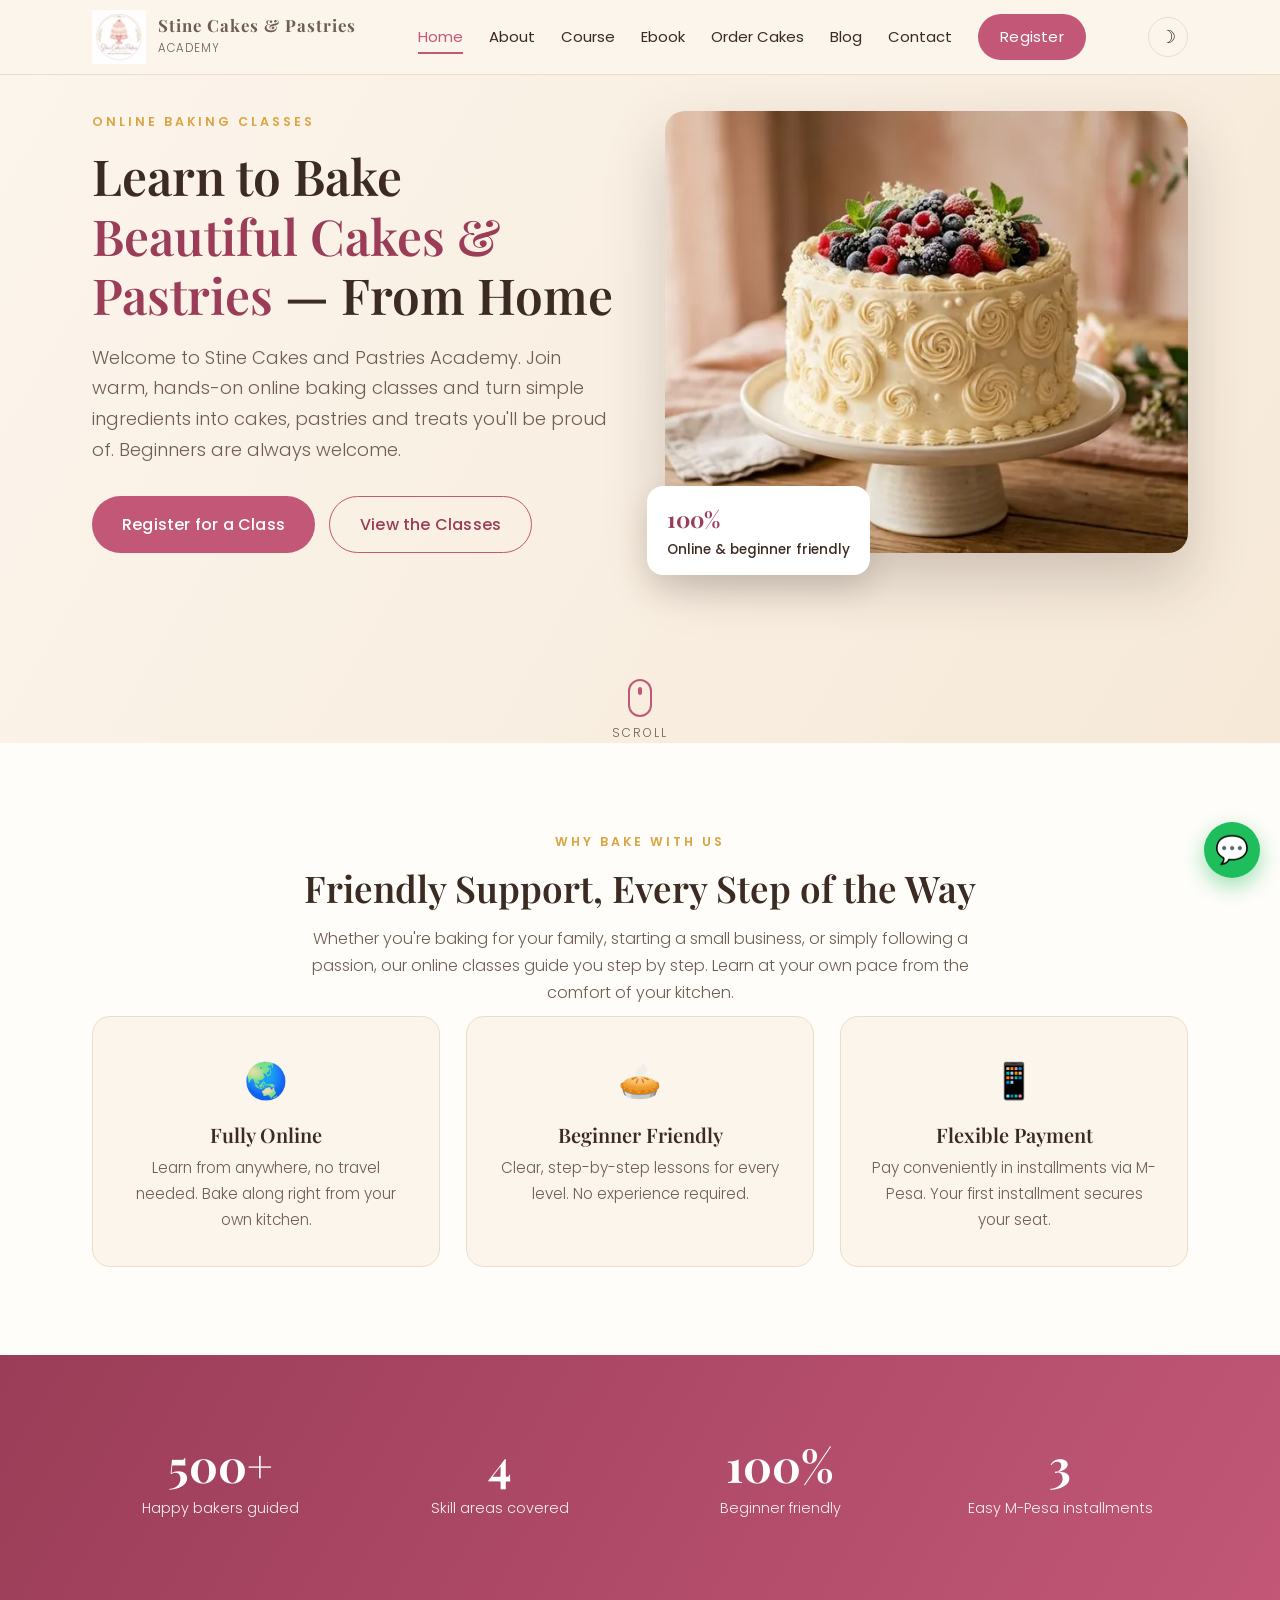
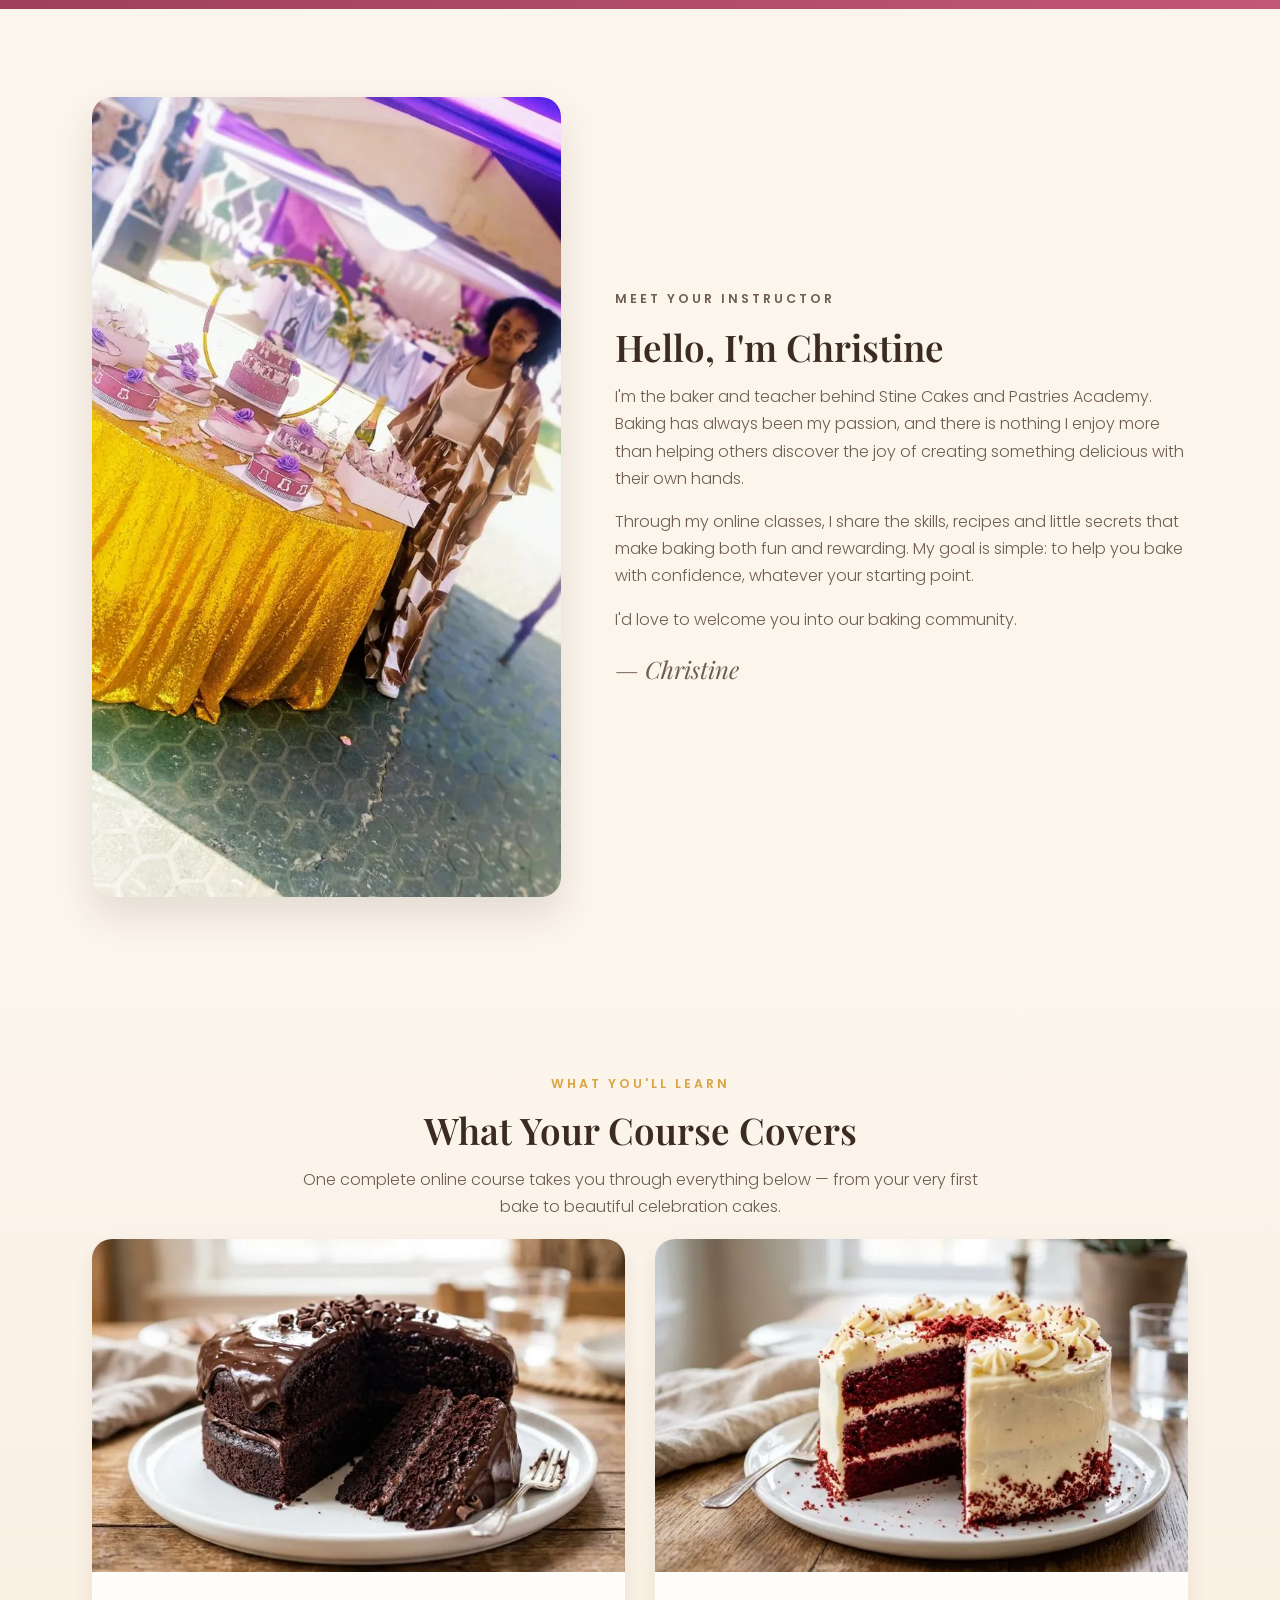
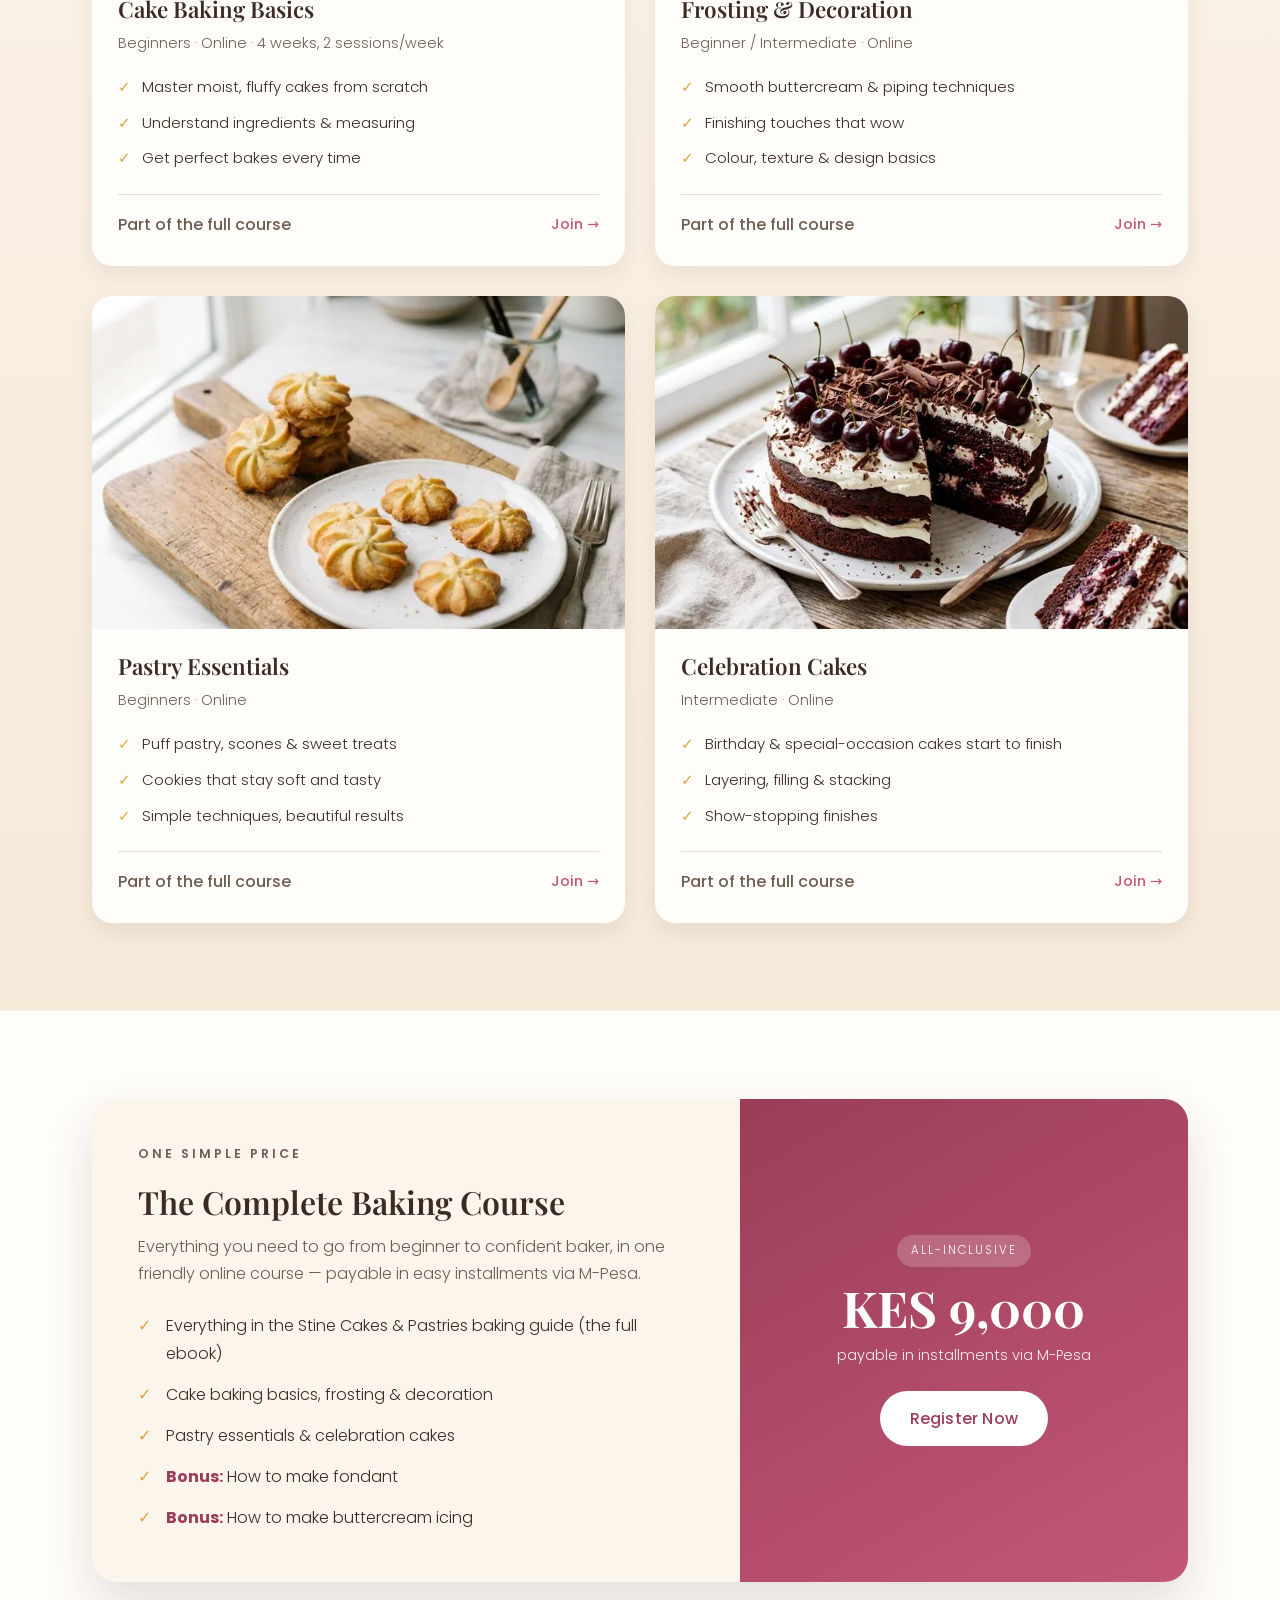
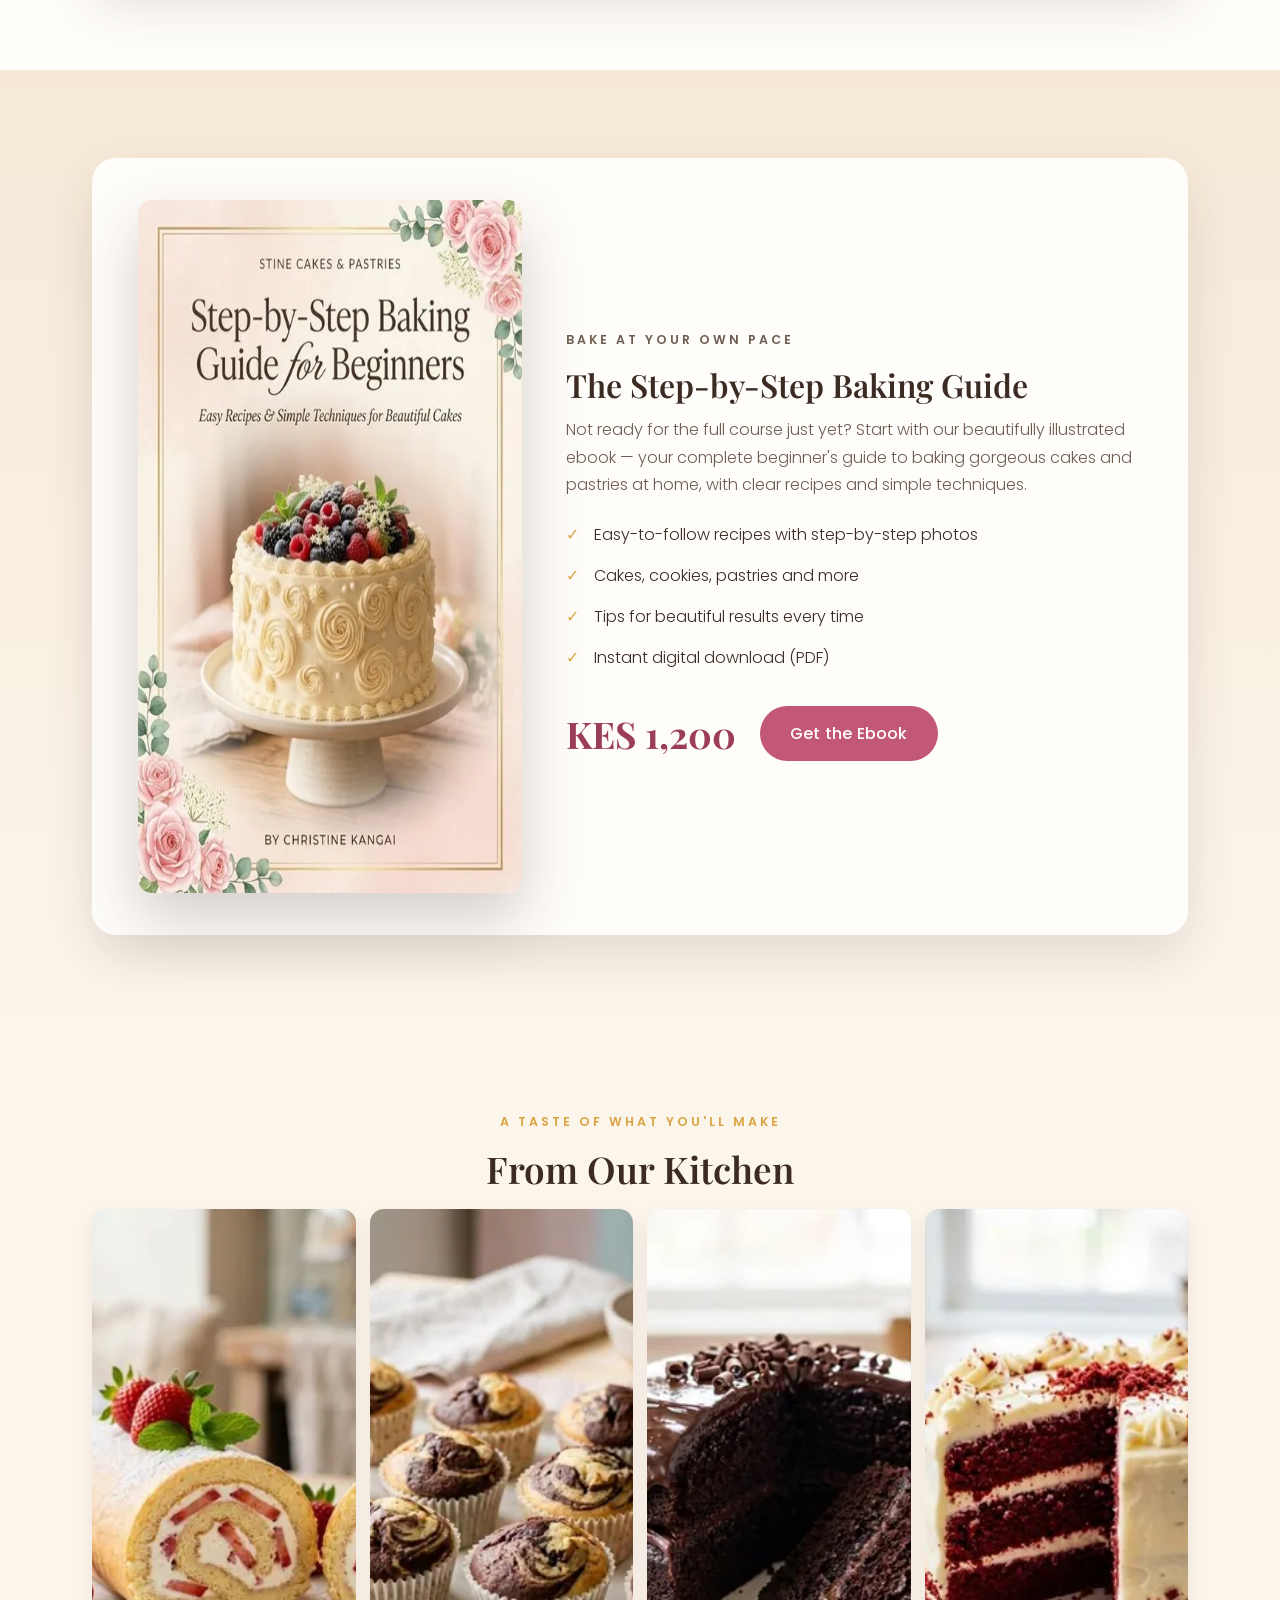
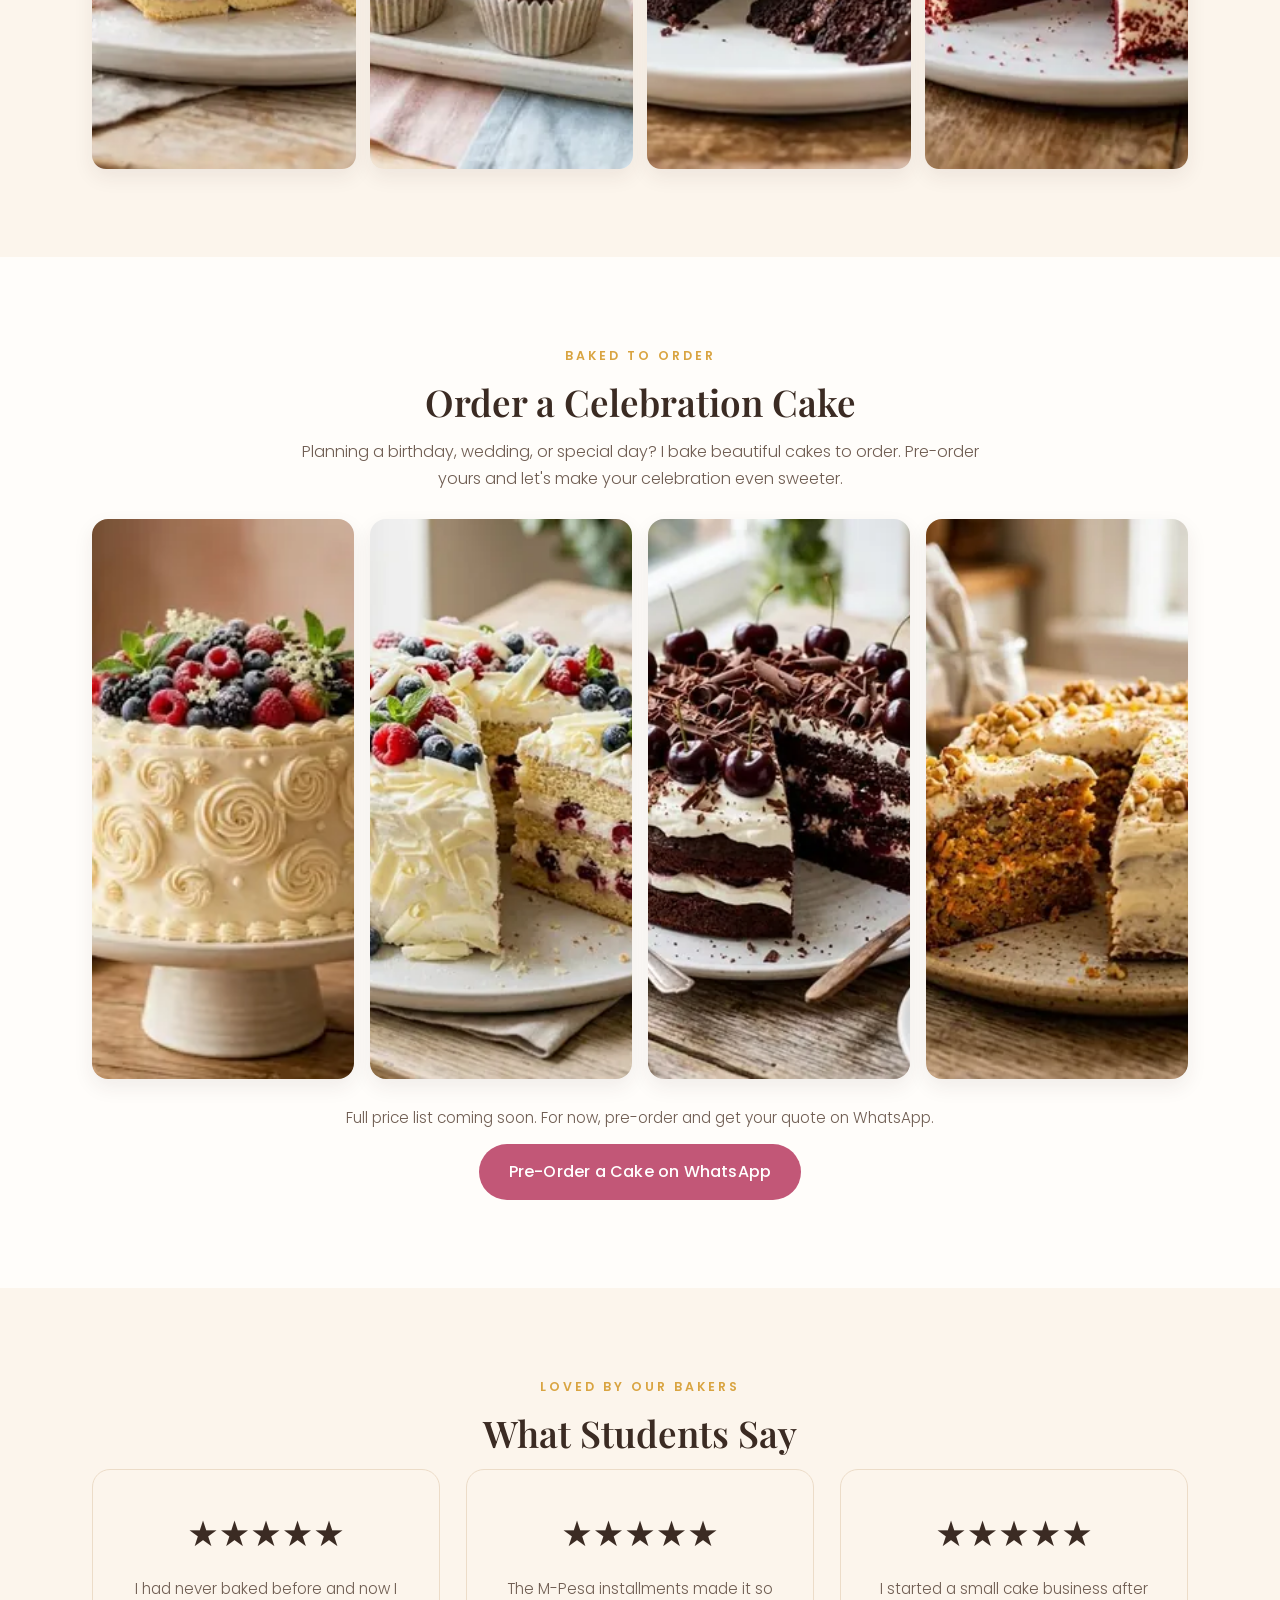
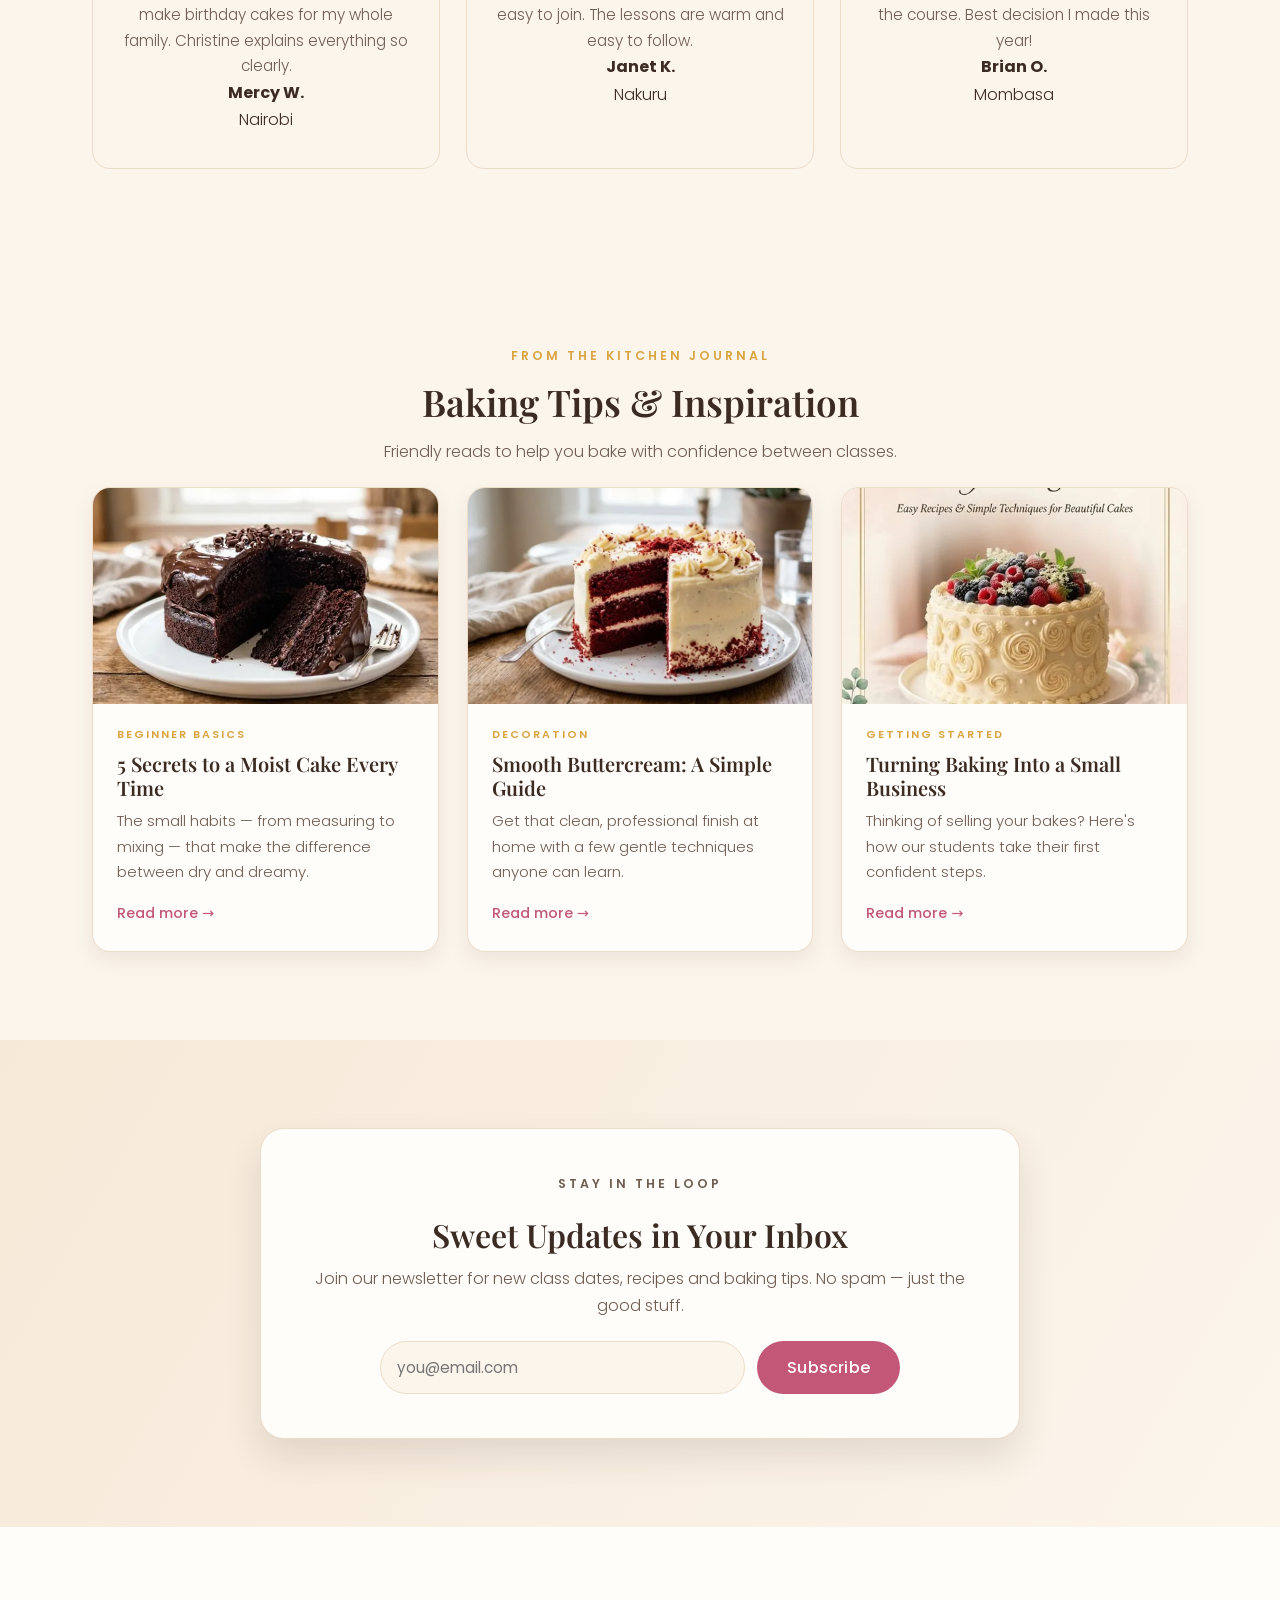
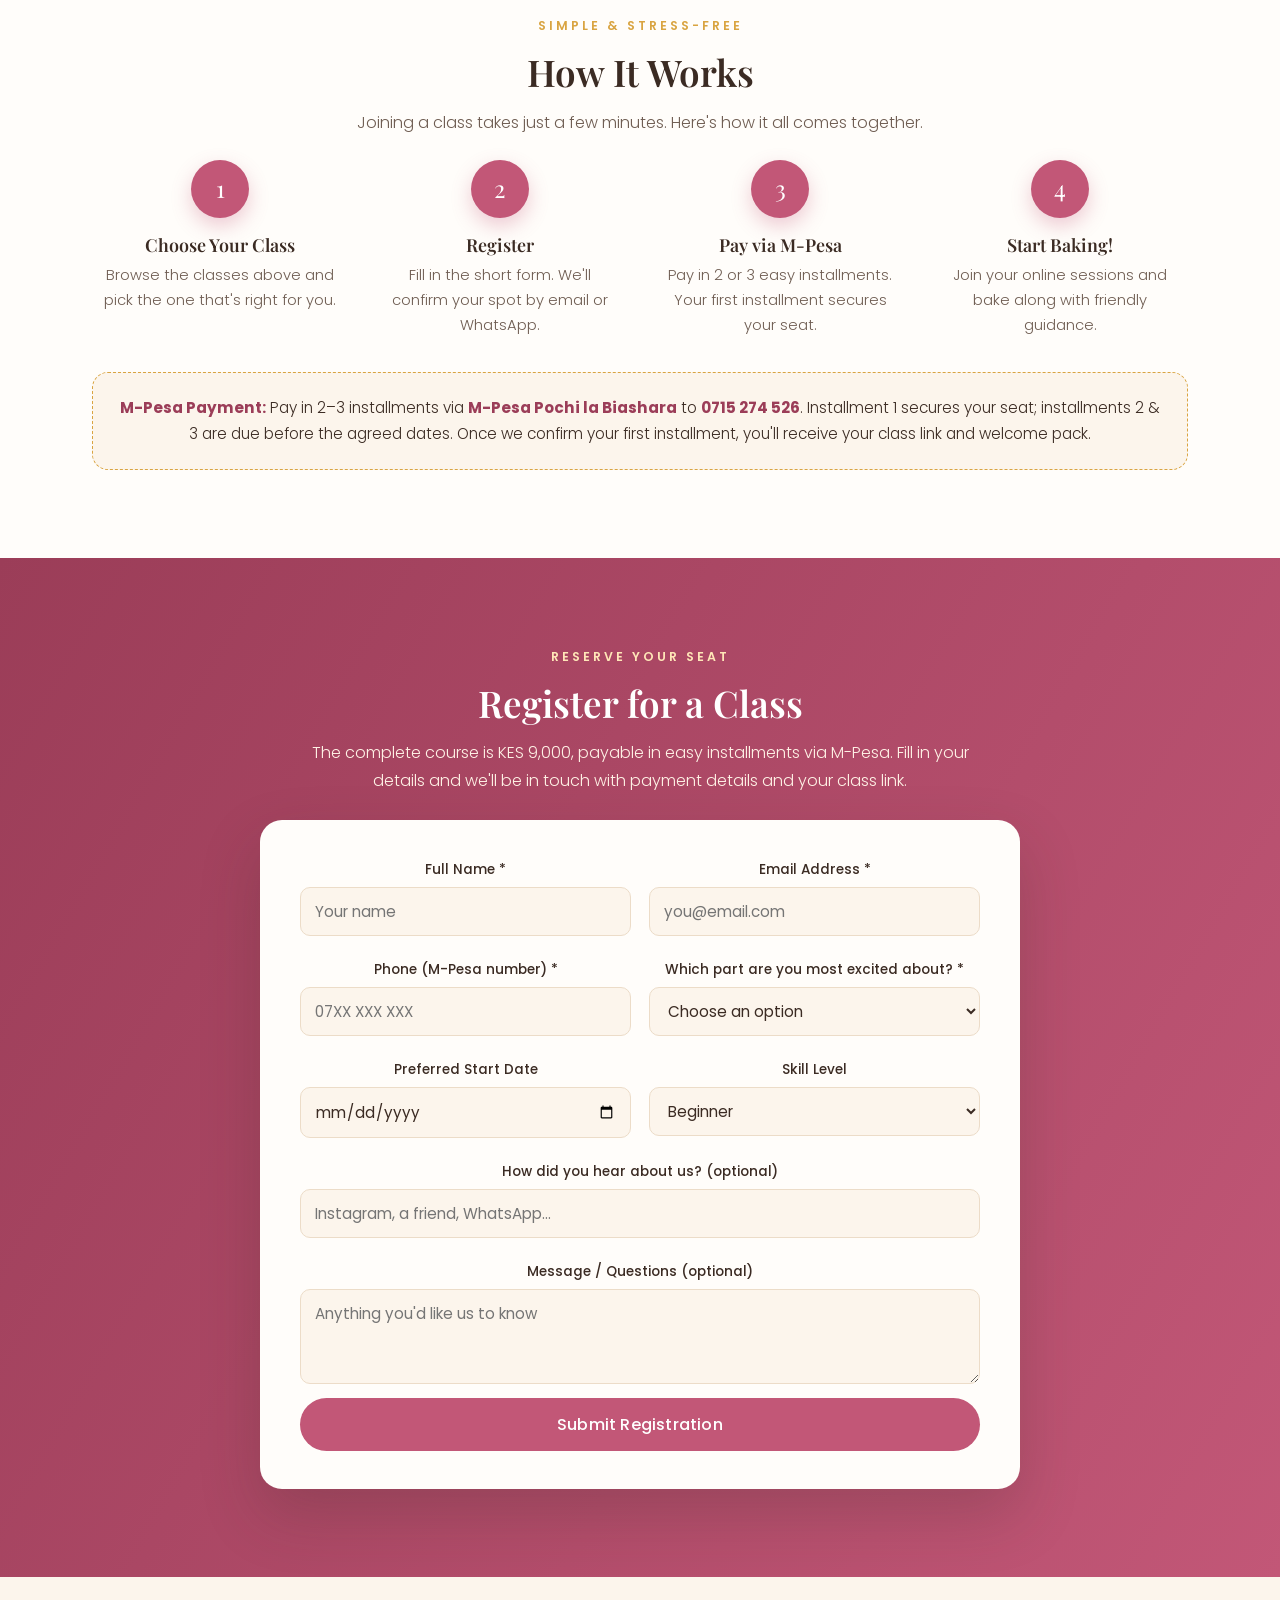
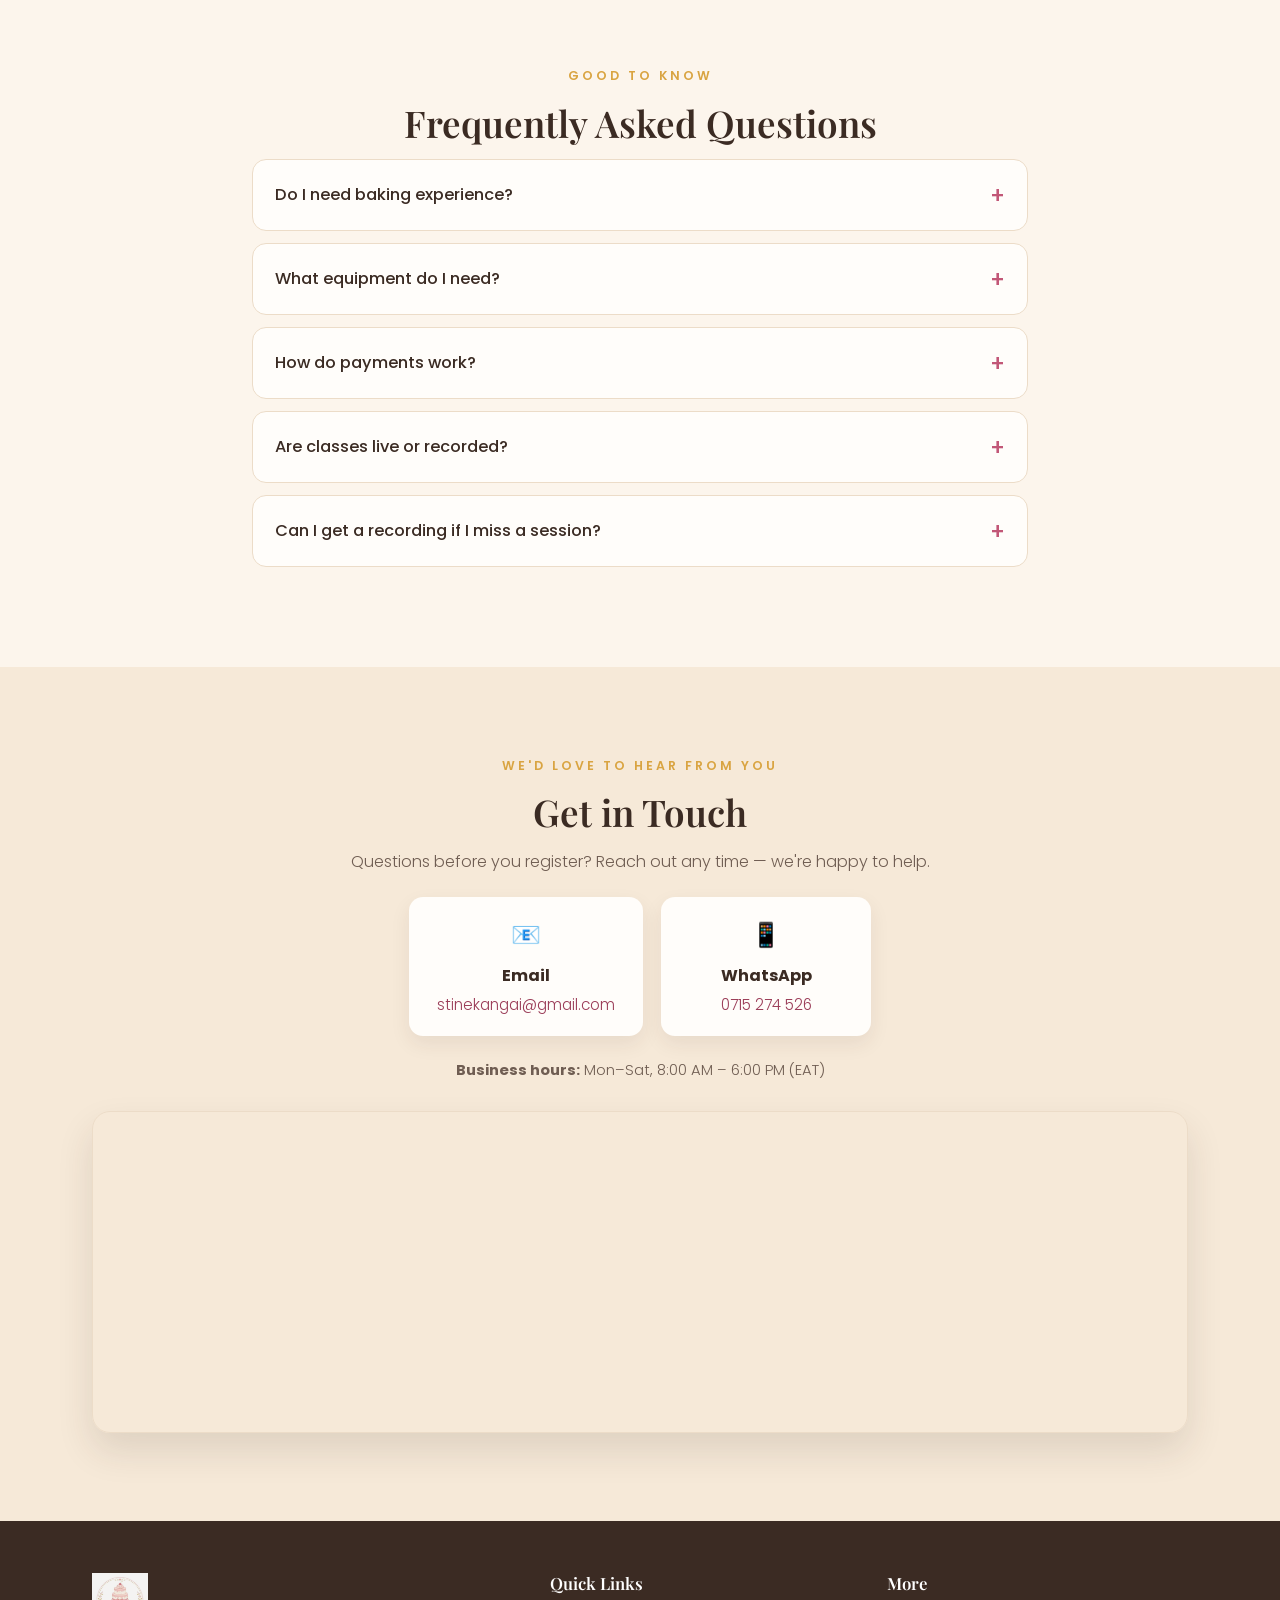
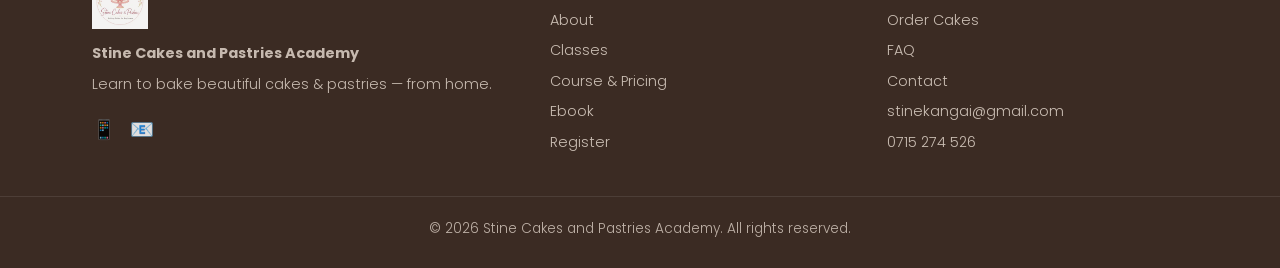
<file: index.html>
<!DOCTYPE html>
<html lang="en">
<head>
  <meta charset="UTF-8">
  <meta name="viewport" content="width=device-width, initial-scale=1.0">

  <!-- Primary SEO -->
  <title>Stine Cakes &amp; Pastries Academy | Online Baking Classes in Kenya</title>
  <meta name="description" content="Warm, hands-on online baking classes with Stine Cakes and Pastries Academy. Beginners welcome. Learn cakes, pastries &amp; decoration and pay in easy M-Pesa installments.">
  <meta name="keywords" content="online baking classes, baking course Kenya, learn to bake, cake decorating, pastry classes, M-Pesa baking course">
  <meta name="author" content="Christine — Stine Cakes and Pastries Academy">
  <meta name="theme-color" content="#9B3D58">
  <link rel="canonical" href="https://kathomi-creator.github.io/">

  <!-- Open Graph -->
  <meta property="og:type" content="website">
  <meta property="og:site_name" content="Stine Cakes and Pastries Academy">
  <meta property="og:title" content="Stine Cakes &amp; Pastries Academy | Online Baking Classes">
  <meta property="og:description" content="Learn to bake beautiful cakes &amp; pastries from home. Beginner friendly. Pay in easy M-Pesa installments.">
  <meta property="og:url" content="https://kathomi-creator.github.io/">
  <meta property="og:image" content="https://kathomi-creator.github.io/assets/hero-cake.webp">
  <meta property="og:locale" content="en_KE">

  <!-- Twitter Card -->
  <meta name="twitter:card" content="summary_large_image">
  <meta name="twitter:title" content="Stine Cakes &amp; Pastries Academy | Online Baking Classes">
  <meta name="twitter:description" content="Learn to bake beautiful cakes &amp; pastries from home. Beginner friendly. Pay in easy M-Pesa installments.">
  <meta name="twitter:image" content="https://kathomi-creator.github.io/assets/hero-cake.webp">

  <!-- Favicons -->
  <link rel="icon" type="image/png" href="assets/logo.webp">
  <link rel="apple-touch-icon" href="assets/logo.webp">

  <!-- Fonts (preconnect + display swap to reduce render blocking) -->
  <link rel="preconnect" href="https://fonts.googleapis.com">
  <link rel="preconnect" href="https://fonts.gstatic.com" crossorigin>
  <link href="https://fonts.googleapis.com/css2?family=Playfair+Display:wght@500;600;700&family=Poppins:wght@300;400;500;600&display=swap" rel="stylesheet">

  <!-- Styles -->
  <link rel="stylesheet" href="assets/css/style.css">

  <!-- Structured data: Organization + Course + FAQ -->
  <script type="application/ld+json">
  {
    "@context": "https://schema.org",
    "@graph": [
      {
        "@type": "EducationalOrganization",
        "name": "Stine Cakes and Pastries Academy",
        "url": "https://kathomi-creator.github.io/",
        "logo": "https://kathomi-creator.github.io/assets/logo.webp",
        "description": "Online baking academy offering beginner-friendly cake and pastry classes.",
        "email": "stinekangai@gmail.com",
        "telephone": "+254715274526",
        "areaServed": "KE",
        "sameAs": ["https://wa.me/254715274526"]
      },
      {
        "@type": "Course",
        "name": "The Complete Baking Course",
        "description": "Go from beginner to confident baker: cake basics, frosting &amp; decoration, pastry essentials and celebration cakes, plus fondant and buttercream bonuses.",
        "provider": {
          "@type": "EducationalOrganization",
          "name": "Stine Cakes and Pastries Academy",
          "sameAs": "https://kathomi-creator.github.io/"
        },
        "offers": {
          "@type": "Offer",
          "category": "Online course",
          "price": "9000",
          "priceCurrency": "KES",
          "availability": "https://schema.org/InStock"
        }
      },
      {
        "@type": "FAQPage",
        "mainEntity": [
          {"@type": "Question", "name": "Do I need baking experience?", "acceptedAnswer": {"@type": "Answer", "text": "No — beginners are warmly welcomed. Our lessons start from the very basics."}},
          {"@type": "Question", "name": "What equipment do I need?", "acceptedAnswer": {"@type": "Answer", "text": "A basic oven and common baking tools. We'll send you a simple list before class."}},
          {"@type": "Question", "name": "How do payments work?", "acceptedAnswer": {"@type": "Answer", "text": "You can pay in 2 to 3 installments via M-Pesa. The first installment secures your seat."}},
          {"@type": "Question", "name": "Are classes live or recorded?", "acceptedAnswer": {"@type": "Answer", "text": "We offer friendly guided sessions online. Details for your class are shared on confirmation."}},
          {"@type": "Question", "name": "Can I get a recording if I miss a session?", "acceptedAnswer": {"@type": "Answer", "text": "Where available, recordings are shared so you never miss a step. Ask us about your class."}}
        ]
      }
    ]
  }
  </script>
</head>
<body>
  <a class="skip-link" href="#main">Skip to content</a>

  <!-- ============ HEADER / NAV ============ -->
  <header>
    <nav aria-label="Primary">
      <a class="brand" href="#home" aria-label="Stine Cakes and Pastries Academy home">
        <img src="assets/logo.webp" width="54" height="54" alt="Stine Cakes and Pastries Academy logo">
        <span class="brand-text"><b>Stine Cakes &amp; Pastries</b><span>ACADEMY</span></span>
      </a>
      <div class="navlinks" id="menu">
        <a href="#home">Home</a>
        <a href="#about">About</a>
        <a href="#pricing">Course</a>
        <a href="#ebook">Ebook</a>
        <a href="#cakes">Order Cakes</a>
        <a href="#blog">Blog</a>
        <a href="#contact">Contact</a>
        <a href="#register" class="btn">Register</a>
      </div>
      <button class="theme-toggle" type="button" aria-label="Toggle dark mode" aria-pressed="false" title="Toggle dark mode">
        <span class="moon" aria-hidden="true">&#9789;</span>
        <span class="sun" aria-hidden="true">&#9728;</span>
      </button>
      <button class="burger" aria-label="Open menu" aria-controls="menu" aria-expanded="false">&#9776;</button>
    </nav>
  </header>

  <main id="main">
    <!-- ============ HERO ============ -->
    <section class="hero" id="home">
      <div class="wrap">
        <div>
          <p class="eyebrow">Online Baking Classes</p>
          <h1>Learn to Bake <span class="accent">Beautiful Cakes &amp; Pastries</span> — From Home</h1>
          <p class="sub">Welcome to Stine Cakes and Pastries Academy. Join warm, hands-on online baking classes and turn simple ingredients into cakes, pastries and treats you'll be proud of. Beginners are always welcome.</p>
          <div class="cta">
            <a href="#register" class="btn">Register for a Class</a>
            <a href="#classes" class="btn ghost">View the Classes</a>
          </div>
        </div>
        <div class="hero-img">
          <img src="assets/hero-cake.webp" width="900" height="675" fetchpriority="high" alt="A beautifully decorated celebration cake">
          <div class="badge"><b>100%</b>Online &amp; beginner friendly</div>
        </div>
      </div>
      <a href="#highlights" class="scroll-cue" aria-label="Scroll to learn more">
        <span class="mouse" aria-hidden="true"></span>
        <span>Scroll</span>
      </a>
    </section>

    <!-- ============ HIGHLIGHTS ============ -->
    <section class="section highlights reveal" id="highlights">
      <div class="wrap">
        <div class="center">
          <p class="eyebrow">Why Bake With Us</p>
          <h2>Friendly Support, Every Step of the Way</h2>
          <p class="lead">Whether you're baking for your family, starting a small business, or simply following a passion, our online classes guide you step by step. Learn at your own pace from the comfort of your kitchen.</p>
        </div>
        <div class="hcards">
          <div class="hcard"><div class="ic" aria-hidden="true">&#127759;</div><h3>Fully Online</h3><p>Learn from anywhere, no travel needed. Bake along right from your own kitchen.</p></div>
          <div class="hcard"><div class="ic" aria-hidden="true">&#129383;</div><h3>Beginner Friendly</h3><p>Clear, step-by-step lessons for every level. No experience required.</p></div>
          <div class="hcard"><div class="ic" aria-hidden="true">&#128241;</div><h3>Flexible Payment</h3><p>Pay conveniently in installments via M-Pesa. Your first installment secures your seat.</p></div>
        </div>
      </div>
    </section>

    <!-- ============ STATS ============ -->
    <section class="section stats reveal" aria-label="Academy at a glance">
      <div class="wrap">
        <div class="statgrid">
          <div class="stat"><div class="num" data-count="500" data-suffix="+">0</div><div class="lbl">Happy bakers guided</div></div>
          <div class="stat"><div class="num" data-count="4" data-suffix="">0</div><div class="lbl">Skill areas covered</div></div>
          <div class="stat"><div class="num" data-count="100" data-suffix="%">0</div><div class="lbl">Beginner friendly</div></div>
          <div class="stat"><div class="num" data-count="3" data-suffix="">0</div><div class="lbl">Easy M-Pesa installments</div></div>
        </div>
      </div>
    </section>

    <!-- ============ ABOUT ============ -->
    <section class="section about reveal" id="about">
      <div class="wrap">
        <div class="about-photo"><img src="assets/founder.webp" width="800" height="800" loading="lazy" alt="Christine, founder of Stine Cakes and Pastries Academy, with her cakes"></div>
        <div>
          <p class="eyebrow">Meet Your Instructor</p>
          <h2>Hello, I'm Christine</h2>
          <p>I'm the baker and teacher behind Stine Cakes and Pastries Academy. Baking has always been my passion, and there is nothing I enjoy more than helping others discover the joy of creating something delicious with their own hands.</p>
          <p>Through my online classes, I share the skills, recipes and little secrets that make baking both fun and rewarding. My goal is simple: to help you bake with confidence, whatever your starting point.</p>
          <p>I'd love to welcome you into our baking community.</p>
          <p class="signature">— Christine</p>
        </div>
      </div>
    </section>

    <!-- ============ CLASSES ============ -->
    <section class="section classes reveal" id="classes">
      <div class="wrap">
        <div class="center">
          <p class="eyebrow">What You'll Learn</p>
          <h2>What Your Course Covers</h2>
          <p class="lead">One complete online course takes you through everything below — from your very first bake to beautiful celebration cakes.</p>
        </div>
        <div class="cgrid">
          <article class="ccard">
            <div class="ph"><img src="assets/class-cakes.webp" width="760" height="475" loading="lazy" alt="Freshly baked chocolate cake"></div>
            <div class="body">
              <h3>Cake Baking Basics</h3>
              <p class="meta">Beginners · Online · 4 weeks, 2 sessions/week</p>
              <ul>
                <li>Master moist, fluffy cakes from scratch</li>
                <li>Understand ingredients &amp; measuring</li>
                <li>Get perfect bakes every time</li>
              </ul>
              <div class="fee"><span class="price">Part of the full course</span><a href="#register">Join &#8594;</a></div>
            </div>
          </article>
          <article class="ccard">
            <div class="ph"><img src="assets/class-cookies.webp" width="760" height="475" loading="lazy" alt="Decorated red velvet cake"></div>
            <div class="body">
              <h3>Frosting &amp; Decoration</h3>
              <p class="meta">Beginner / Intermediate · Online</p>
              <ul>
                <li>Smooth buttercream &amp; piping techniques</li>
                <li>Finishing touches that wow</li>
                <li>Colour, texture &amp; design basics</li>
              </ul>
              <div class="fee"><span class="price">Part of the full course</span><a href="#register">Join &#8594;</a></div>
            </div>
          </article>
          <article class="ccard">
            <div class="ph"><img src="assets/class-pastries.webp" width="760" height="475" loading="lazy" alt="Vanilla cookies and pastries"></div>
            <div class="body">
              <h3>Pastry Essentials</h3>
              <p class="meta">Beginners · Online</p>
              <ul>
                <li>Puff pastry, scones &amp; sweet treats</li>
                <li>Cookies that stay soft and tasty</li>
                <li>Simple techniques, beautiful results</li>
              </ul>
              <div class="fee"><span class="price">Part of the full course</span><a href="#register">Join &#8594;</a></div>
            </div>
          </article>
          <article class="ccard">
            <div class="ph"><img src="assets/class-celebration.webp" width="760" height="475" loading="lazy" alt="Celebration black forest cake"></div>
            <div class="body">
              <h3>Celebration Cakes</h3>
              <p class="meta">Intermediate · Online</p>
              <ul>
                <li>Birthday &amp; special-occasion cakes start to finish</li>
                <li>Layering, filling &amp; stacking</li>
                <li>Show-stopping finishes</li>
              </ul>
              <div class="fee"><span class="price">Part of the full course</span><a href="#register">Join &#8594;</a></div>
            </div>
          </article>
        </div>
      </div>
    </section>

    <!-- ============ PRICING ============ -->
    <section class="section pricing reveal" id="pricing">
      <div class="wrap">
        <div class="pricecard">
          <div class="pleft">
            <p class="eyebrow">One Simple Price</p>
            <h2>The Complete Baking Course</h2>
            <p>Everything you need to go from beginner to confident baker, in one friendly online course — payable in easy installments via M-Pesa.</p>
            <ul class="incl">
              <li>Everything in the Stine Cakes &amp; Pastries baking guide (the full ebook)</li>
              <li>Cake baking basics, frosting &amp; decoration</li>
              <li>Pastry essentials &amp; celebration cakes</li>
              <li><b>Bonus:</b> How to make fondant</li>
              <li><b>Bonus:</b> How to make buttercream icing</li>
            </ul>
          </div>
          <div class="pright">
            <span class="ptag">All-Inclusive</span>
            <div class="pamount">KES 9,000</div>
            <p class="pper">payable in installments via M-Pesa</p>
            <a href="#register" class="btn">Register Now</a>
          </div>
        </div>
      </div>
    </section>

    <!-- ============ EBOOK ============ -->
    <section class="section ebook reveal" id="ebook">
      <div class="wrap">
        <div class="ebookcard">
          <div class="ecover"><img src="assets/ebook-cover.webp" width="520" height="693" loading="lazy" alt="Stine Cakes and Pastries Step by Step Baking Guide ebook cover"></div>
          <div class="einfo">
            <p class="eyebrow">Bake at Your Own Pace</p>
            <h2>The Step-by-Step Baking Guide</h2>
            <p>Not ready for the full course just yet? Start with our beautifully illustrated ebook — your complete beginner's guide to baking gorgeous cakes and pastries at home, with clear recipes and simple techniques.</p>
            <ul class="incl">
              <li>Easy-to-follow recipes with step-by-step photos</li>
              <li>Cakes, cookies, pastries and more</li>
              <li>Tips for beautiful results every time</li>
              <li>Instant digital download (PDF)</li>
            </ul>
            <div class="ebuy">
              <div class="eprice">KES 1,200</div>
              <a href="https://wa.me/254715274526?text=Hello%20Stine%20Cakes%20and%20Pastries!%20I'd%20like%20to%20buy%20the%20Step-by-Step%20Baking%20Guide%20ebook%20(KES%201%2C200)." target="_blank" rel="noopener" class="btn">Get the Ebook</a>
            </div>
          </div>
        </div>
      </div>
    </section>

    <!-- ============ GALLERY ============ -->
    <section class="section gallery reveal">
      <div class="wrap center">
        <p class="eyebrow">A Taste of What You'll Make</p>
        <h2>From Our Kitchen</h2>
        <div class="strip">
          <img src="assets/gal-swissroll.webp" width="560" height="560" loading="lazy" alt="Strawberry swiss roll cake">
          <img src="assets/gal-cupcakes.webp" width="560" height="560" loading="lazy" alt="Marble cupcakes">
          <img src="assets/cake-chocolate.webp" width="560" height="560" loading="lazy" alt="Chocolate cake">
          <img src="assets/cake-redvelvet.webp" width="560" height="560" loading="lazy" alt="Red velvet cake">
        </div>
      </div>
    </section>

    <!-- ============ ORDER CAKES ============ -->
    <section class="section cakes reveal" id="cakes">
      <div class="wrap center">
        <p class="eyebrow">Baked to Order</p>
        <h2>Order a Celebration Cake</h2>
        <p class="lead">Planning a birthday, wedding, or special day? I bake beautiful cakes to order. Pre-order yours and let's make your celebration even sweeter.</p>
        <div class="cakegrid">
          <img src="assets/cake-celebration.webp" width="560" height="560" loading="lazy" alt="Decorated celebration cake">
          <img src="assets/cake-whiteforest.webp" width="560" height="560" loading="lazy" alt="White forest cake">
          <img src="assets/cake-blackforest.webp" width="560" height="560" loading="lazy" alt="Black forest cake">
          <img src="assets/cake-carrot.webp" width="560" height="560" loading="lazy" alt="Carrot cake">
        </div>
        <div class="cakecta">
          <p class="pricenote">Full price list coming soon. For now, pre-order and get your quote on WhatsApp.</p>
          <a href="https://wa.me/254715274526?text=Hello%20Stine%20Cakes%20and%20Pastries!%20I'd%20like%20to%20pre-order%20a%20cake.%20Here%20are%20my%20details%3A" target="_blank" rel="noopener" class="btn">Pre-Order a Cake on WhatsApp</a>
        </div>
      </div>
    </section>

    <!-- ============ TESTIMONIALS ============ -->
    <section class="section testimonials reveal" id="testimonials" aria-label="What students say">
      <div class="wrap">
        <div class="center">
          <p class="eyebrow">Loved by Our Bakers</p>
          <h2>What Students Say</h2>
        </div>
        <div class="hcards">
          <figure class="hcard">
            <div class="ic" aria-hidden="true">&#9733;&#9733;&#9733;&#9733;&#9733;</div>
            <blockquote><p>I had never baked before and now I make birthday cakes for my whole family. Christine explains everything so clearly.</p></blockquote>
            <figcaption><b>Mercy W.</b><br><span class="meta">Nairobi</span></figcaption>
          </figure>
          <figure class="hcard">
            <div class="ic" aria-hidden="true">&#9733;&#9733;&#9733;&#9733;&#9733;</div>
            <blockquote><p>The M-Pesa installments made it so easy to join. The lessons are warm and easy to follow.</p></blockquote>
            <figcaption><b>Janet K.</b><br><span class="meta">Nakuru</span></figcaption>
          </figure>
          <figure class="hcard">
            <div class="ic" aria-hidden="true">&#9733;&#9733;&#9733;&#9733;&#9733;</div>
            <blockquote><p>I started a small cake business after the course. Best decision I made this year!</p></blockquote>
            <figcaption><b>Brian O.</b><br><span class="meta">Mombasa</span></figcaption>
          </figure>
        </div>
      </div>
    </section>

    <!-- ============ BLOG ============ -->
    <section class="section blog reveal" id="blog">
      <div class="wrap">
        <div class="center">
          <p class="eyebrow">From the Kitchen Journal</p>
          <h2>Baking Tips &amp; Inspiration</h2>
          <p class="lead">Friendly reads to help you bake with confidence between classes.</p>
        </div>
        <div class="bloggrid">
          <article class="bcard">
            <div class="ph"><img src="assets/cake-chocolate.webp" width="560" height="350" loading="lazy" alt="Slice of moist chocolate cake"></div>
            <div class="body">
              <p class="tag">Beginner Basics</p>
              <h3>5 Secrets to a Moist Cake Every Time</h3>
              <p>The small habits — from measuring to mixing — that make the difference between dry and dreamy.</p>
              <a class="read" href="https://wa.me/254715274526?text=Hi!%20I'd%20love%20to%20read%20your%20baking%20tips." target="_blank" rel="noopener">Read more &#8594;</a>
            </div>
          </article>
          <article class="bcard">
            <div class="ph"><img src="assets/class-cookies.webp" width="560" height="350" loading="lazy" alt="Buttercream piping on a cake"></div>
            <div class="body">
              <p class="tag">Decoration</p>
              <h3>Smooth Buttercream: A Simple Guide</h3>
              <p>Get that clean, professional finish at home with a few gentle techniques anyone can learn.</p>
              <a class="read" href="https://wa.me/254715274526?text=Hi!%20I'd%20love%20to%20read%20your%20baking%20tips." target="_blank" rel="noopener">Read more &#8594;</a>
            </div>
          </article>
          <article class="bcard">
            <div class="ph"><img src="assets/ebook-cover.webp" width="560" height="350" loading="lazy" alt="Step by step baking guide ebook"></div>
            <div class="body">
              <p class="tag">Getting Started</p>
              <h3>Turning Baking Into a Small Business</h3>
              <p>Thinking of selling your bakes? Here's how our students take their first confident steps.</p>
              <a class="read" href="https://wa.me/254715274526?text=Hi!%20I'd%20love%20to%20read%20your%20baking%20tips." target="_blank" rel="noopener">Read more &#8594;</a>
            </div>
          </article>
        </div>
      </div>
    </section>

    <!-- ============ NEWSLETTER ============ -->
    <section class="section newsletter reveal" id="newsletter">
      <div class="wrap">
        <div class="newscard">
          <p class="eyebrow">Stay in the Loop</p>
          <h2>Sweet Updates in Your Inbox</h2>
          <p>Join our newsletter for new class dates, recipes and baking tips. No spam — just the good stuff.</p>
          <form id="newsform" class="newsform" novalidate>
            <label for="news-email" class="visually-hidden" style="position:absolute;left:-9999px">Email address</label>
            <input id="news-email" name="email" type="email" required autocomplete="email" placeholder="you@email.com">
            <button type="submit" class="btn">Subscribe</button>
          </form>
          <p class="newsnote" id="newsnote" role="status" aria-live="polite"></p>
        </div>
      </div>
    </section>

    <!-- ============ HOW IT WORKS ============ -->
    <section class="section how reveal" id="how">
      <div class="wrap">
        <div class="center">
          <p class="eyebrow">Simple &amp; Stress-Free</p>
          <h2>How It Works</h2>
          <p class="lead">Joining a class takes just a few minutes. Here's how it all comes together.</p>
        </div>
        <div class="steps">
          <div class="step"><div class="num" aria-hidden="true">1</div><h4>Choose Your Class</h4><p>Browse the classes above and pick the one that's right for you.</p></div>
          <div class="step"><div class="num" aria-hidden="true">2</div><h4>Register</h4><p>Fill in the short form. We'll confirm your spot by email or WhatsApp.</p></div>
          <div class="step"><div class="num" aria-hidden="true">3</div><h4>Pay via M-Pesa</h4><p>Pay in 2 or 3 easy installments. Your first installment secures your seat.</p></div>
          <div class="step"><div class="num" aria-hidden="true">4</div><h4>Start Baking!</h4><p>Join your online sessions and bake along with friendly guidance.</p></div>
        </div>
        <div class="mpesa-note">
          <b>M-Pesa Payment:</b> Pay in 2–3 installments via <b>M-Pesa Pochi la Biashara</b> to <b>0715 274 526</b>.
          Installment 1 secures your seat; installments 2 &amp; 3 are due before the agreed dates.
          Once we confirm your first installment, you'll receive your class link and welcome pack.
        </div>
      </div>
    </section>

    <!-- ============ REGISTER ============ -->
    <section class="section register reveal" id="register">
      <div class="wrap center">
        <p class="eyebrow">Reserve Your Seat</p>
        <h2>Register for a Class</h2>
        <p class="lead">The complete course is KES 9,000, payable in easy installments via M-Pesa. Fill in your details and we'll be in touch with payment details and your class link.</p>
        <div class="formcard">
          <form id="regform" novalidate>
            <div class="fgrid">
              <div class="field"><label for="f-name">Full Name *</label><input id="f-name" name="name" required autocomplete="name" placeholder="Your name"></div>
              <div class="field"><label for="f-email">Email Address *</label><input id="f-email" name="email" type="email" required autocomplete="email" placeholder="you@email.com"></div>
              <div class="field"><label for="f-phone">Phone (M-Pesa number) *</label><input id="f-phone" name="phone" required autocomplete="tel" placeholder="07XX XXX XXX"></div>
              <div class="field"><label for="f-class">Which part are you most excited about? *</label>
                <select id="f-class" name="class" required>
                  <option value="" disabled selected>Choose an option</option>
                  <option>The complete course (KES 9,000)</option>
                  <option>Cake Baking Basics</option>
                  <option>Frosting &amp; Decoration</option>
                  <option>Pastry Essentials</option>
                  <option>Celebration Cakes</option>
                </select>
              </div>
              <div class="field"><label for="f-start">Preferred Start Date</label><input id="f-start" name="start" type="date"></div>
              <div class="field"><label for="f-level">Skill Level</label>
                <select id="f-level" name="level"><option>Beginner</option><option>Intermediate</option></select>
              </div>
              <div class="field full"><label for="f-source">How did you hear about us? (optional)</label><input id="f-source" name="source" placeholder="Instagram, a friend, WhatsApp..."></div>
              <div class="field full"><label for="f-message">Message / Questions (optional)</label><textarea id="f-message" name="message" rows="3" placeholder="Anything you'd like us to know"></textarea></div>
            </div>
            <button type="submit" class="btn">Submit Registration</button>
          </form>
          <div class="success" id="success" role="status" aria-live="polite">
            <div class="check" aria-hidden="true">&#10003;</div>
            <h3>Thank you for registering!</h3>
            <p>We'll be in touch shortly with payment details and your class link. To confirm your seat faster, send your details to us on WhatsApp:</p>
            <a class="wlink" id="walink" href="#" target="_blank" rel="noopener">Complete on WhatsApp</a>
          </div>
        </div>
      </div>
    </section>

    <!-- ============ FAQ ============ -->
    <section class="section faq reveal" id="faq">
      <div class="wrap">
        <div class="center"><p class="eyebrow">Good to Know</p><h2>Frequently Asked Questions</h2></div>
        <div class="acc-list">
          <div class="acc"><button type="button" aria-expanded="false">Do I need baking experience? <span class="pm" aria-hidden="true">+</span></button><div class="ans"><p>No — beginners are warmly welcomed. Our lessons start from the very basics.</p></div></div>
          <div class="acc"><button type="button" aria-expanded="false">What equipment do I need? <span class="pm" aria-hidden="true">+</span></button><div class="ans"><p>A basic oven and common baking tools. We'll send you a simple list before class.</p></div></div>
          <div class="acc"><button type="button" aria-expanded="false">How do payments work? <span class="pm" aria-hidden="true">+</span></button><div class="ans"><p>You can pay in 2–3 installments via M-Pesa. The first installment secures your seat.</p></div></div>
          <div class="acc"><button type="button" aria-expanded="false">Are classes live or recorded? <span class="pm" aria-hidden="true">+</span></button><div class="ans"><p>We offer friendly guided sessions online. Details for your class are shared on confirmation.</p></div></div>
          <div class="acc"><button type="button" aria-expanded="false">Can I get a recording if I miss a session? <span class="pm" aria-hidden="true">+</span></button><div class="ans"><p>Where available, recordings are shared so you never miss a step. Ask us about your class.</p></div></div>
        </div>
      </div>
    </section>

    <!-- ============ CONTACT ============ -->
    <section class="section contact reveal" id="contact">
      <div class="wrap">
        <p class="eyebrow">We'd Love to Hear From You</p>
        <h2>Get in Touch</h2>
        <p class="lead">Questions before you register? Reach out any time — we're happy to help.</p>
        <div class="ways">
          <div class="way"><div class="ic" aria-hidden="true">&#128231;</div><b>Email</b><a href="mailto:stinekangai@gmail.com">stinekangai@gmail.com</a></div>
          <div class="way"><div class="ic" aria-hidden="true">&#128241;</div><b>WhatsApp</b><a href="https://wa.me/254715274526" target="_blank" rel="noopener">0715 274 526</a></div>
        </div>
        <p class="hours"><b>Business hours:</b> Mon–Sat, 8:00 AM – 6:00 PM (EAT)</p>
        <div class="mapwrap">
          <iframe
            title="Stine Cakes and Pastries Academy location — Nairobi, Kenya"
            src="https://www.google.com/maps?q=Nairobi,Kenya&output=embed"
            loading="lazy"
            referrerpolicy="no-referrer-when-downgrade"
            allowfullscreen></iframe>
        </div>
      </div>
    </section>
  </main>

  <!-- ============ FOOTER ============ -->
  <footer>
    <div class="fgrid-foot">
      <div class="fcol fbrand">
        <img src="assets/logo-footer.webp" width="56" height="56" loading="lazy" alt="Stine Cakes and Pastries Academy">
        <p><b>Stine Cakes and Pastries Academy</b></p>
        <p>Learn to bake beautiful cakes &amp; pastries — from home.</p>
        <div class="fsocial">
          <a href="https://wa.me/254715274526" target="_blank" rel="noopener" aria-label="WhatsApp">&#128241;</a>
          <a href="mailto:stinekangai@gmail.com" aria-label="Email">&#128231;</a>
        </div>
      </div>
      <div class="fcol">
        <h4>Quick Links</h4>
        <a href="#about">About</a>
        <a href="#classes">Classes</a>
        <a href="#pricing">Course &amp; Pricing</a>
        <a href="#ebook">Ebook</a>
        <a href="#register">Register</a>
      </div>
      <div class="fcol">
        <h4>More</h4>
        <a href="#cakes">Order Cakes</a>
        <a href="#faq">FAQ</a>
        <a href="#contact">Contact</a>
        <a href="mailto:stinekangai@gmail.com">stinekangai@gmail.com</a>
        <a href="https://wa.me/254715274526" target="_blank" rel="noopener">0715 274 526</a>
      </div>
    </div>
    <div class="fbottom">
      <p>&copy; <span id="year">2026</span> Stine Cakes and Pastries Academy. All rights reserved.</p>
    </div>
  </footer>

  <!-- Floating actions -->
  <a class="wa-float" href="https://wa.me/254715274526?text=Hello%20Stine%20Cakes%20and%20Pastries!" target="_blank" rel="noopener" aria-label="Chat on WhatsApp">&#128172;</a>
  <button class="to-top" aria-label="Back to top">&#8593;</button>

  <script src="assets/js/script.js" defer></script>
</body>
</html>
</file>
<file: assets/css/style.css>
/* ==========================================================================
   Stine Cakes & Pastries Academy — Stylesheet
   Organized: tokens > base > layout > components > sections > responsive
   Brand identity preserved: cream/rose/berry/gold palette, Playfair+Poppins
   ========================================================================== */

/* ---------- Design tokens ---------- */
:root {
  --cream: #FCF5EC;
  --cream2: #F6E9D8;
  --rose: #C25777;
  --berry: #9B3D58;
  --gold: #D9A441;
  --cocoa: #3B2B23;
  --soft: #6f5d52;          /* darkened slightly for AA contrast on cream */
  --line: #ecdcc8;
  --white: #fffdfa;
  --shadow-sm: 0 8px 20px rgba(59, 43, 35, .08);
  --shadow-md: 0 18px 36px rgba(59, 43, 35, .12);
  --shadow-lg: 0 26px 60px rgba(59, 43, 35, .22);
  --radius: 18px;
  --radius-lg: 24px;
  --ease: .25s ease;
  --maxw: 1140px;
}

/* ---------- Reset & base ---------- */
* { margin: 0; padding: 0; box-sizing: border-box; }
html { scroll-behavior: smooth; scroll-padding-top: 84px; }
body {
  font-family: 'Poppins', system-ui, -apple-system, Segoe UI, Roboto, sans-serif;
  color: var(--cocoa);
  background: var(--cream);
  line-height: 1.7;
  font-weight: 300;
  -webkit-font-smoothing: antialiased;
}
h1, h2, h3, h4 {
  font-family: 'Playfair Display', Georgia, serif;
  font-weight: 600;
  line-height: 1.2;
  color: var(--cocoa);
}
a { text-decoration: none; color: inherit; }
img { max-width: 100%; display: block; }
ul { list-style: none; }

/* Visible keyboard focus for accessibility */
:focus-visible {
  outline: 3px solid var(--berry);
  outline-offset: 3px;
  border-radius: 4px;
}
/* Skip link */
.skip-link {
  position: absolute;
  left: -999px;
  top: 0;
  background: var(--berry);
  color: #fff;
  padding: 10px 18px;
  border-radius: 0 0 10px 0;
  z-index: 200;
}
.skip-link:focus { left: 0; }

/* ---------- Layout helpers ---------- */
.wrap { max-width: var(--maxw); margin: 0 auto; padding: 0 22px; }
.section { padding: 88px 0; }
.section h2 { font-size: 2.3rem; margin-bottom: 14px; }
.center { text-align: center; }
.lead { color: var(--soft); max-width: 680px; margin: 0 auto 10px; }
.eyebrow {
  text-transform: uppercase;
  letter-spacing: 3px;
  font-size: .78rem;
  color: var(--gold);
  font-weight: 600;
  margin-bottom: 14px;
}

/* ---------- Buttons ---------- */
.btn {
  display: inline-flex;
  align-items: center;
  gap: 8px;
  background: var(--rose);
  color: #fff;
  padding: 14px 30px;
  border-radius: 40px;
  font-weight: 500;
  font-family: 'Poppins', sans-serif;
  letter-spacing: .2px;
  font-size: 1rem;
  border: none;
  cursor: pointer;
  transition: background var(--ease), transform var(--ease), box-shadow var(--ease);
}
.btn:hover, .btn:focus-visible {
  background: var(--berry);
  transform: translateY(-2px);
  box-shadow: 0 10px 24px rgba(155, 61, 88, .28);
}
.btn:active { transform: translateY(0); }
.btn.ghost { background: transparent; color: var(--berry); border: 1.6px solid var(--rose); }
.btn.ghost:hover, .btn.ghost:focus-visible { background: var(--rose); color: #fff; }

/* ---------- Header / nav ---------- */
header {
  position: sticky;
  top: 0;
  z-index: 50;
  background: rgba(252, 245, 236, .92);
  backdrop-filter: blur(8px);
  border-bottom: 1px solid var(--line);
}
nav {
  display: flex;
  align-items: center;
  justify-content: space-between;
  padding: 10px 22px;
  max-width: var(--maxw);
  margin: 0 auto;
}
.brand { display: flex; align-items: center; gap: 12px; }
.brand img { height: 54px; width: auto; }
.brand b { font-family: 'Playfair Display', serif; font-weight: 700; font-size: 1.05rem; line-height: 1.1; }
.brand span { display: block; font-weight: 300; font-size: .72rem; color: var(--soft); letter-spacing: 1px; }
.navlinks { display: flex; align-items: center; gap: 26px; }
.navlinks a { font-size: .93rem; font-weight: 400; color: var(--cocoa); transition: color .2s; position: relative; }
.navlinks a:not(.btn)::after {
  content: ""; position: absolute; left: 0; bottom: -4px;
  width: 0; height: 2px; background: var(--rose); transition: width .25s;
}
.navlinks a:not(.btn):hover::after,
.navlinks a:not(.btn).active::after { width: 100%; }
.navlinks a:not(.btn):hover, .navlinks a:not(.btn).active { color: var(--rose); }
.navlinks .btn { padding: 10px 22px; color: #fff; }
.navlinks .btn:hover { color: #fff; }
.burger { display: none; background: none; border: none; font-size: 1.7rem; cursor: pointer; color: var(--berry); }

/* ---------- Hero ---------- */
.hero { position: relative; overflow: hidden; background: linear-gradient(120deg, var(--cream) 0%, var(--cream2) 100%); }
.hero .wrap {
  display: grid; grid-template-columns: 1fr 1fr; gap: 50px;
  align-items: stretch; padding-top: 36px; padding-bottom: 80px;
}
.hero h1 { font-size: 3.1rem; margin-bottom: 18px; }
.hero h1 .accent { color: var(--berry); }
.hero p.sub { font-size: 1.13rem; color: var(--soft); margin-bottom: 30px; max-width: 520px; }
.hero .cta { display: flex; gap: 14px; flex-wrap: wrap; }
.hero-img { position: relative; height: 100%; min-height: 340px; }
.hero-img img { border-radius: 20px; box-shadow: var(--shadow-lg); width: 100%; height: 100%; object-fit: cover; }
.badge {
  position: absolute; bottom: -22px; left: -18px; background: #fff;
  border-radius: 16px; padding: 14px 20px; box-shadow: 0 14px 30px rgba(59, 43, 35, .16);
  font-size: .85rem; font-weight: 500;
}
.badge b { color: var(--berry); font-family: 'Playfair Display', serif; font-size: 1.4rem; display: block; }
/* Scroll indicator */
.scroll-cue {
  display: flex; flex-direction: column; align-items: center; gap: 6px;
  margin: 46px auto 0; width: max-content; color: var(--soft); font-size: .75rem;
  letter-spacing: 2px; text-transform: uppercase;
}
.scroll-cue .mouse {
  width: 24px; height: 38px; border: 2px solid var(--rose); border-radius: 14px;
  display: flex; justify-content: center; padding-top: 6px;
}
.scroll-cue .mouse::before {
  content: ""; width: 4px; height: 8px; background: var(--rose); border-radius: 4px;
  animation: scrolldot 1.6s infinite;
}
@keyframes scrolldot { 0% { opacity: 0; transform: translateY(-2px);} 40% { opacity: 1;} 100% { opacity: 0; transform: translateY(8px);} }

/* ---------- Highlights ---------- */
.highlights { background: var(--white); }
.hcards { display: grid; grid-template-columns: repeat(3, 1fr); gap: 26px; margin-top: 10px; }
.hcard { background: var(--cream); border: 1px solid var(--line); border-radius: var(--radius); padding: 34px 28px; text-align: center; transition: transform var(--ease), box-shadow var(--ease); }
.hcard:hover { transform: translateY(-5px); box-shadow: var(--shadow-md); }
.hcard .ic { font-size: 2.2rem; margin-bottom: 12px; }
.hcard h3 { font-size: 1.25rem; margin-bottom: 8px; }
.hcard p { color: var(--soft); font-size: .95rem; }

/* ---------- Stats ---------- */
.stats { background: linear-gradient(120deg, var(--berry), var(--rose)); color: #fff; }
.statgrid { display: grid; grid-template-columns: repeat(4, 1fr); gap: 24px; text-align: center; }
.stat .num { font-family: 'Playfair Display', serif; font-size: 2.8rem; font-weight: 700; line-height: 1; }
.stat .lbl { font-size: .9rem; opacity: .92; margin-top: 8px; }

/* ---------- About ---------- */
.about .wrap { display: grid; grid-template-columns: .9fr 1.1fr; gap: 54px; align-items: center; }
.about-photo { border-radius: 20px; overflow: hidden; box-shadow: var(--shadow-md); }
.about-photo img { aspect-ratio: 1/1; object-fit: cover; width: 100%; }
.about p { color: var(--soft); margin-bottom: 16px; }
.signature { font-family: 'Playfair Display', serif; font-style: italic; font-size: 1.5rem; color: var(--berry); }

/* ---------- Classes ---------- */
.classes { background: linear-gradient(180deg, var(--cream) 0%, var(--cream2) 100%); }
.cgrid { display: grid; grid-template-columns: repeat(2, 1fr); gap: 30px; margin-top: 18px; }
.ccard { background: var(--white); border-radius: 20px; overflow: hidden; box-shadow: var(--shadow-sm); transition: transform var(--ease), box-shadow var(--ease); display: flex; flex-direction: column; }
.ccard:hover { transform: translateY(-6px); box-shadow: 0 22px 44px rgba(59, 43, 35, .16); }
.ccard .ph { aspect-ratio: 16/10; overflow: hidden; }
.ccard .ph img { width: 100%; height: 100%; object-fit: cover; transition: transform .4s; }
.ccard:hover .ph img { transform: scale(1.06); }
.ccard .body { padding: 24px 26px 28px; flex: 1; display: flex; flex-direction: column; }
.ccard h3 { font-size: 1.4rem; margin-bottom: 8px; }
.ccard .meta { font-size: .9rem; color: var(--soft); margin-bottom: 14px; }
.ccard ul { margin-bottom: 18px; }
.ccard ul li { padding: 5px 0 5px 24px; position: relative; font-size: .94rem; color: var(--cocoa); }
.ccard ul li::before { content: "\2713"; position: absolute; left: 0; color: var(--gold); font-weight: 700; }
.ccard .fee { margin-top: auto; display: flex; align-items: center; justify-content: space-between; gap: 10px; border-top: 1px solid var(--line); padding-top: 16px; }
.ccard .fee .price { font-size: 1rem; color: var(--soft); font-weight: 500; }
.ccard .fee a { font-size: .9rem; font-weight: 500; color: var(--rose); }

/* ---------- Pricing ---------- */
.pricing { background: var(--white); }
.pricecard { display: grid; grid-template-columns: 1.3fr .9fr; border-radius: var(--radius-lg); overflow: hidden; box-shadow: 0 22px 50px rgba(59, 43, 35, .14); background: var(--cream); }
.pricecard .pleft { padding: 44px 46px; }
.pricecard .pleft h2 { font-size: 2rem; margin-bottom: 12px; }
.pricecard .pleft p { color: var(--soft); margin-bottom: 18px; }
.incl li { padding: 7px 0 7px 28px; position: relative; color: var(--cocoa); }
.incl li::before { content: "\2713"; position: absolute; left: 0; color: var(--gold); font-weight: 700; }
.incl li b { color: var(--berry); }
.pricecard .pright { background: linear-gradient(150deg, var(--berry), var(--rose)); color: #fff; padding: 44px 36px; display: flex; flex-direction: column; align-items: center; justify-content: center; text-align: center; }
.ptag { text-transform: uppercase; letter-spacing: 2px; font-size: .72rem; background: rgba(255, 255, 255, .2); padding: 6px 14px; border-radius: 20px; margin-bottom: 16px; }
.pamount { font-family: 'Playfair Display', serif; font-size: 3.1rem; font-weight: 700; line-height: 1; }
.pper { font-size: .9rem; opacity: .92; margin: 10px 0 24px; }
.pricecard .pright .btn { background: #fff; color: var(--berry); }
.pricecard .pright .btn:hover { background: var(--gold); color: #fff; }

/* ---------- Ebook ---------- */
.ebook { background: linear-gradient(180deg, var(--cream2), var(--cream)); }
.ebookcard { display: grid; grid-template-columns: .8fr 1.2fr; gap: 44px; align-items: center; background: var(--white); border-radius: var(--radius-lg); padding: 42px 46px; box-shadow: 0 22px 50px rgba(59, 43, 35, .12); }
.ecover img { border-radius: 14px; box-shadow: var(--shadow-lg); width: 100%; }
.einfo h2 { font-size: 2rem; margin-bottom: 12px; }
.einfo p { color: var(--soft); margin-bottom: 16px; }
.ebuy { display: flex; align-items: center; gap: 24px; margin-top: 24px; flex-wrap: wrap; }
.eprice { font-family: 'Playfair Display', serif; font-size: 2.3rem; font-weight: 700; color: var(--berry); }

/* ---------- Gallery ---------- */
.gallery .strip { display: grid; grid-template-columns: repeat(4, 1fr); gap: 14px; margin-top: 18px; }
.gallery .strip img { aspect-ratio: 1/1; object-fit: cover; border-radius: 14px; box-shadow: var(--shadow-sm); transition: transform .3s, box-shadow .3s; }
.gallery .strip img:hover { transform: scale(1.04); box-shadow: var(--shadow-md); }

/* ---------- Order cakes ---------- */
.cakes { background: var(--white); }
.cakegrid { display: grid; grid-template-columns: repeat(4, 1fr); gap: 16px; margin: 26px 0; }
.cakegrid img { aspect-ratio: 1/1; object-fit: cover; border-radius: 16px; box-shadow: var(--shadow-sm); transition: transform .3s, box-shadow .3s; }
.cakegrid img:hover { transform: translateY(-4px) scale(1.03); box-shadow: var(--shadow-md); }
.cakecta { margin-top: 14px; }
.pricenote { color: var(--soft); font-size: .95rem; margin-bottom: 14px; }

/* ---------- How it works ---------- */
.how { background: var(--white); }
.steps { display: grid; grid-template-columns: repeat(4, 1fr); gap: 24px; margin-top: 24px; }
.step { text-align: center; position: relative; padding: 0 8px; }
.step .num { width: 58px; height: 58px; border-radius: 50%; background: var(--rose); color: #fff; display: flex; align-items: center; justify-content: center; font-family: 'Playfair Display', serif; font-size: 1.5rem; margin: 0 auto 16px; box-shadow: 0 8px 20px rgba(194, 87, 119, .3); }
.step h4 { font-size: 1.12rem; margin-bottom: 8px; }
.step p { font-size: .92rem; color: var(--soft); }
.mpesa-note { margin-top: 34px; background: var(--cream); border: 1px dashed var(--gold); border-radius: 16px; padding: 22px 26px; text-align: center; font-size: .95rem; color: var(--cocoa); }
.mpesa-note b { color: var(--berry); }

/* ---------- Register form ---------- */
.register { background: linear-gradient(120deg, var(--berry), var(--rose)); color: #fff; }
.register h2, .register .eyebrow { color: #fff; }
.register .eyebrow { color: #ffe6b8; }
.register .lead { color: #fff2e6; }
.formcard { background: var(--white); color: var(--cocoa); max-width: 760px; margin: 26px auto 0; border-radius: 22px; padding: 38px 40px; box-shadow: var(--shadow-lg); }
.fgrid { display: grid; grid-template-columns: 1fr 1fr; gap: 18px; }
.field { display: flex; flex-direction: column; margin-bottom: 4px; }
.field.full { grid-column: 1/-1; }
.field label { font-size: .85rem; font-weight: 500; margin-bottom: 6px; color: var(--cocoa); }
.field input, .field select, .field textarea {
  font-family: 'Poppins', sans-serif; font-size: .95rem; padding: 12px 14px;
  border: 1.4px solid var(--line); border-radius: 10px; background: var(--cream);
  color: var(--cocoa); transition: border-color .2s, background .2s;
}
.field input:focus, .field select:focus, .field textarea:focus { outline: none; border-color: var(--rose); background: #fff; }
.formcard .btn { margin-top: 10px; width: 100%; justify-content: center; }
.success { display: none; text-align: center; padding: 14px 0; }
.success .check { font-size: 2.6rem; color: var(--rose); }
.success h3 { font-size: 1.5rem; margin: 8px 0; }
.success p { color: var(--soft); margin-bottom: 18px; }
.success .wlink { display: inline-block; background: #1EBE5D; color: #fff; padding: 12px 26px; border-radius: 40px; font-weight: 500; margin: 4px; }

/* ---------- FAQ ---------- */
.faq .wrap { max-width: 820px; }
.acc { border: 1px solid var(--line); border-radius: 14px; overflow: hidden; margin-bottom: 12px; background: var(--white); }
.acc button { width: 100%; text-align: left; background: none; border: none; padding: 18px 22px; font-family: 'Poppins', sans-serif; font-size: 1.02rem; font-weight: 500; color: var(--cocoa); cursor: pointer; display: flex; justify-content: space-between; align-items: center; }
.acc .ans { max-height: 0; overflow: hidden; transition: max-height .3s ease; color: var(--soft); font-size: .95rem; }
.acc .ans p { padding: 0 22px 18px; }
.acc.open .ans { max-height: 240px; }
.acc .pm { color: var(--rose); font-size: 1.4rem; transition: transform .2s; }
.acc.open .pm { transform: rotate(45deg); }

/* ---------- Contact ---------- */
.contact { background: var(--cream2); text-align: center; }
.contact .ways { display: flex; gap: 18px; justify-content: center; flex-wrap: wrap; margin-top: 22px; }
.contact .way { background: var(--white); border-radius: 14px; padding: 18px 28px; min-width: 210px; box-shadow: var(--shadow-sm); }
.contact .way .ic { font-size: 1.5rem; }
.contact .way b { display: block; margin: 6px 0 2px; }
.contact .way a { color: var(--berry); font-size: .95rem; }
.hours { margin-top: 22px; color: var(--soft); font-size: .92rem; }

/* ---------- Footer ---------- */
footer { background: var(--cocoa); color: #e9ddd2; padding: 52px 0 28px; }
.fgrid-foot { display: grid; grid-template-columns: 1.4fr 1fr 1fr; gap: 36px; max-width: var(--maxw); margin: 0 auto; padding: 0 22px; text-align: left; }
.fcol h4 { color: #fff; font-size: 1.05rem; margin-bottom: 14px; }
.fcol a, .fcol p { display: block; font-size: .9rem; opacity: .82; margin: 6px 0; color: #e9ddd2; }
.fcol a:hover { opacity: 1; color: var(--gold); }
.fbrand img { height: 56px; margin-bottom: 12px; opacity: .95; }
.fbrand p { opacity: .8; }
.fsocial { display: flex; gap: 14px; margin-top: 12px; }
.fsocial a { font-size: 1.2rem; opacity: .85; }
.fbottom { text-align: center; border-top: 1px solid rgba(255, 255, 255, .12); margin-top: 36px; padding-top: 20px; font-size: .85rem; opacity: .75; }
.fbottom a { color: #e9ddd2; opacity: .85; }
.fbottom a:hover { color: var(--gold); }

/* ---------- Floating actions ---------- */
.wa-float {
  position: fixed; right: 20px; bottom: 22px; z-index: 80;
  width: 56px; height: 56px; border-radius: 50%; background: #1EBE5D; color: #fff;
  display: flex; align-items: center; justify-content: center; font-size: 1.7rem;
  box-shadow: 0 8px 22px rgba(30, 190, 93, .45); transition: transform .2s;
}
.wa-float:hover { transform: scale(1.08); }
.to-top {
  position: fixed; right: 20px; bottom: 88px; z-index: 80;
  width: 46px; height: 46px; border-radius: 50%; background: var(--berry); color: #fff;
  border: none; cursor: pointer; font-size: 1.3rem; box-shadow: var(--shadow-sm);
  opacity: 0; pointer-events: none; transition: opacity .25s, transform .2s;
}
.to-top.show { opacity: 1; pointer-events: auto; }
.to-top:hover { transform: translateY(-3px); }

/* ---------- Reveal on scroll ---------- */
.reveal { opacity: 0; transform: translateY(24px); transition: opacity .6s ease, transform .6s ease; }
.reveal.in { opacity: 1; transform: none; }

/* ---------- Responsive ---------- */
@media (max-width: 880px) {
  .hero .wrap { grid-template-columns: 1fr; padding-top: 24px; }
  .hero-img { height: auto; min-height: 0; }
  .hero-img img { height: auto; aspect-ratio: 4/3; }
  .hero h1 { font-size: 2.4rem; }
  .about .wrap { grid-template-columns: 1fr; }
  .hcards, .steps, .statgrid { grid-template-columns: 1fr 1fr; }
  .cgrid { grid-template-columns: 1fr; }
  .gallery .strip, .cakegrid { grid-template-columns: repeat(2, 1fr); }
  .pricecard, .ebookcard { grid-template-columns: 1fr; }
  .fgrid-foot { grid-template-columns: 1fr; text-align: center; }
  .fsocial { justify-content: center; }
  .navlinks {
    position: fixed; top: 0; right: -100%; height: 100vh; width: 78%; max-width: 320px;
    flex-direction: column; align-items: flex-start; background: var(--white);
    padding: 90px 30px; gap: 22px; box-shadow: -10px 0 40px rgba(0, 0, 0, .12); transition: right .3s;
  }
  .navlinks.show { right: 0; }
  .burger { display: block; z-index: 60; }
  .fgrid { grid-template-columns: 1fr; }
}
@media (max-width: 520px) {
  .hcards, .steps, .statgrid, .gallery .strip, .cakegrid { grid-template-columns: 1fr; }
  .hero h1 { font-size: 2rem; }
  .section { padding: 60px 0; }
  .pricecard .pleft, .pricecard .pright, .ebookcard, .formcard { padding: 30px 24px; }
}

/* Respect reduced motion */
@media (prefers-reduced-motion: reduce) {
  * { animation: none !important; scroll-behavior: auto !important; }
  .reveal { opacity: 1; transform: none; transition: none; }
}

/* ==========================================================================
   Optional features: dark mode, blog, newsletter, map, theme toggle
   ========================================================================== */

/* ---------- Dark mode ---------- */
[data-theme="dark"] {
  --cream: #1f1a17;
  --cream2: #2a2320;
  --cocoa: #f3e9df;
  --soft: #c4b3a6;
  --line: #3a302a;
  --white: #271f1b;
  --rose: #d4708f;
  --berry: #e08aa6;
  --gold: #e6b860;
  --shadow-sm: 0 8px 20px rgba(0, 0, 0, .35);
  --shadow-md: 0 18px 36px rgba(0, 0, 0, .45);
  --shadow-lg: 0 26px 60px rgba(0, 0, 0, .55);
}
[data-theme="dark"] header { background: rgba(31, 26, 23, .92); }
[data-theme="dark"] .btn { color: #1f1a17; }
[data-theme="dark"] .btn.ghost { color: var(--berry); }
[data-theme="dark"] .btn.ghost:hover { color: #1f1a17; }
[data-theme="dark"] .register { background: linear-gradient(120deg, #5e2438, #7a3550); }
[data-theme="dark"] .stats { background: linear-gradient(120deg, #5e2438, #7a3550); }
[data-theme="dark"] .pricecard .pright { background: linear-gradient(150deg, #5e2438, #7a3550); }
[data-theme="dark"] img { filter: brightness(.92); }
[data-theme="dark"] footer { background: #15110f; }

/* Theme toggle button (lives in nav) */
.theme-toggle {
  background: none;
  border: 1.4px solid var(--line);
  color: var(--cocoa);
  width: 40px;
  height: 40px;
  border-radius: 50%;
  cursor: pointer;
  font-size: 1.1rem;
  display: inline-flex;
  align-items: center;
  justify-content: center;
  transition: border-color var(--ease), transform var(--ease);
  flex-shrink: 0;
}
.theme-toggle:hover { border-color: var(--rose); transform: rotate(15deg); }
.theme-toggle .sun { display: none; }
.theme-toggle .moon { display: inline; }
[data-theme="dark"] .theme-toggle .sun { display: inline; }
[data-theme="dark"] .theme-toggle .moon { display: none; }

/* ---------- Blog ---------- */
.blog { background: var(--cream); }
.bloggrid { display: grid; grid-template-columns: repeat(3, 1fr); gap: 28px; margin-top: 22px; }
.bcard {
  background: var(--white);
  border: 1px solid var(--line);
  border-radius: var(--radius);
  overflow: hidden;
  display: flex;
  flex-direction: column;
  box-shadow: var(--shadow-sm);
  transition: transform var(--ease), box-shadow var(--ease);
}
.bcard:hover { transform: translateY(-5px); box-shadow: var(--shadow-md); }
.bcard .ph { aspect-ratio: 16/10; overflow: hidden; }
.bcard .ph img { width: 100%; height: 100%; object-fit: cover; transition: transform .4s; }
.bcard:hover .ph img { transform: scale(1.06); }
.bcard .body { padding: 22px 24px 26px; flex: 1; display: flex; flex-direction: column; }
.bcard .tag {
  text-transform: uppercase;
  letter-spacing: 2px;
  font-size: .68rem;
  font-weight: 600;
  color: var(--gold);
  margin-bottom: 8px;
}
.bcard h3 { font-size: 1.25rem; margin-bottom: 8px; }
.bcard p { color: var(--soft); font-size: .94rem; margin-bottom: 16px; }
.bcard .read { margin-top: auto; font-size: .9rem; font-weight: 500; color: var(--rose); }

/* ---------- Newsletter ---------- */
.newsletter { background: linear-gradient(120deg, var(--cream2), var(--cream)); }
.newscard {
  background: var(--white);
  border: 1px solid var(--line);
  border-radius: var(--radius-lg);
  padding: 44px 40px;
  max-width: 760px;
  margin: 0 auto;
  text-align: center;
  box-shadow: var(--shadow-md);
}
.newscard h2 { font-size: 2rem; margin-bottom: 10px; }
.newscard p { color: var(--soft); margin-bottom: 22px; }
.newsform {
  display: flex;
  gap: 12px;
  max-width: 520px;
  margin: 0 auto;
  flex-wrap: wrap;
  justify-content: center;
}
.newsform input {
  flex: 1;
  min-width: 220px;
  font-family: 'Poppins', sans-serif;
  font-size: .95rem;
  padding: 13px 16px;
  border: 1.4px solid var(--line);
  border-radius: 40px;
  background: var(--cream);
  color: var(--cocoa);
}
.newsform input:focus { outline: none; border-color: var(--rose); background: var(--white); }
.newsnote { display: none; margin-top: 16px; color: var(--berry); font-weight: 500; }
.newsnote.show { display: block; }

/* ---------- Map ---------- */
.mapwrap {
  margin-top: 28px;
  border-radius: var(--radius);
  overflow: hidden;
  box-shadow: var(--shadow-md);
  border: 1px solid var(--line);
}
.mapwrap iframe { display: block; width: 100%; height: 320px; border: 0; }

@media (max-width: 880px) {
  .bloggrid { grid-template-columns: 1fr 1fr; }
}
@media (max-width: 520px) {
  .bloggrid { grid-template-columns: 1fr; }
  .newscard { padding: 32px 22px; }
}
</file>
